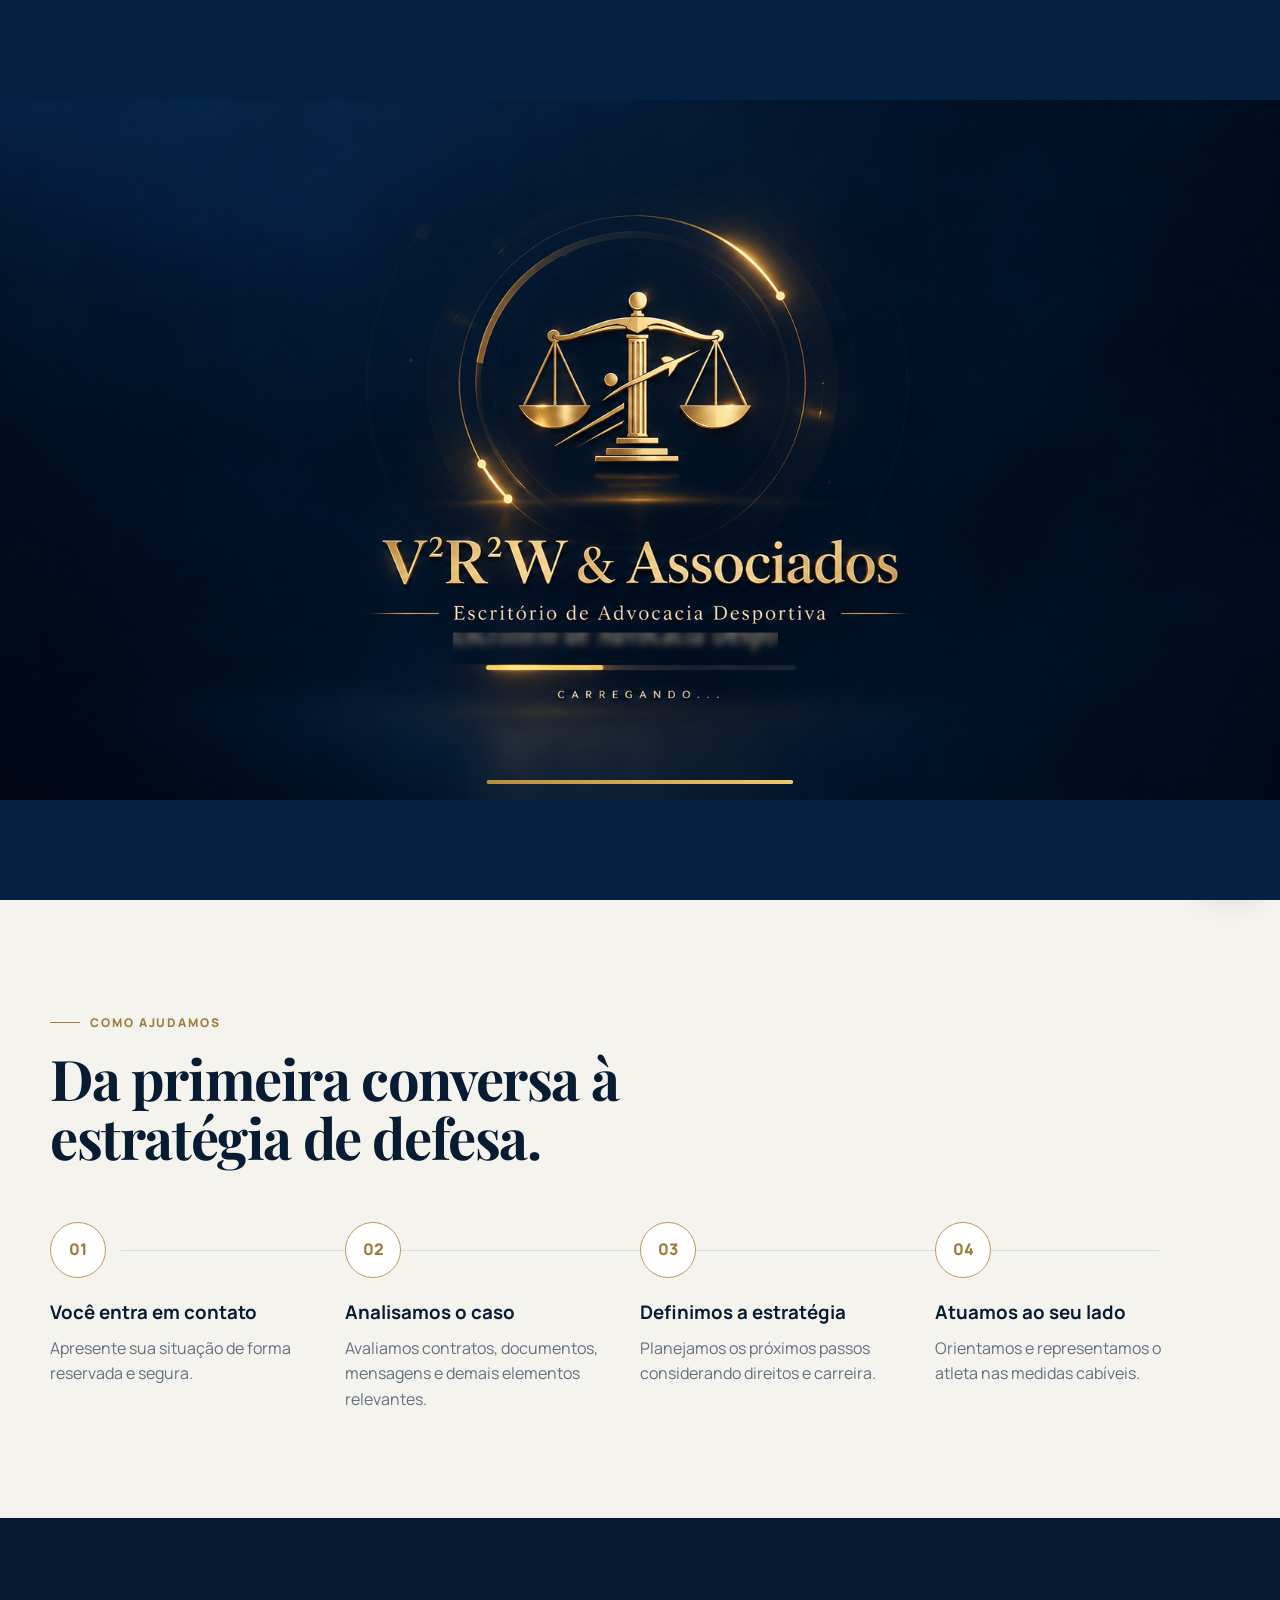
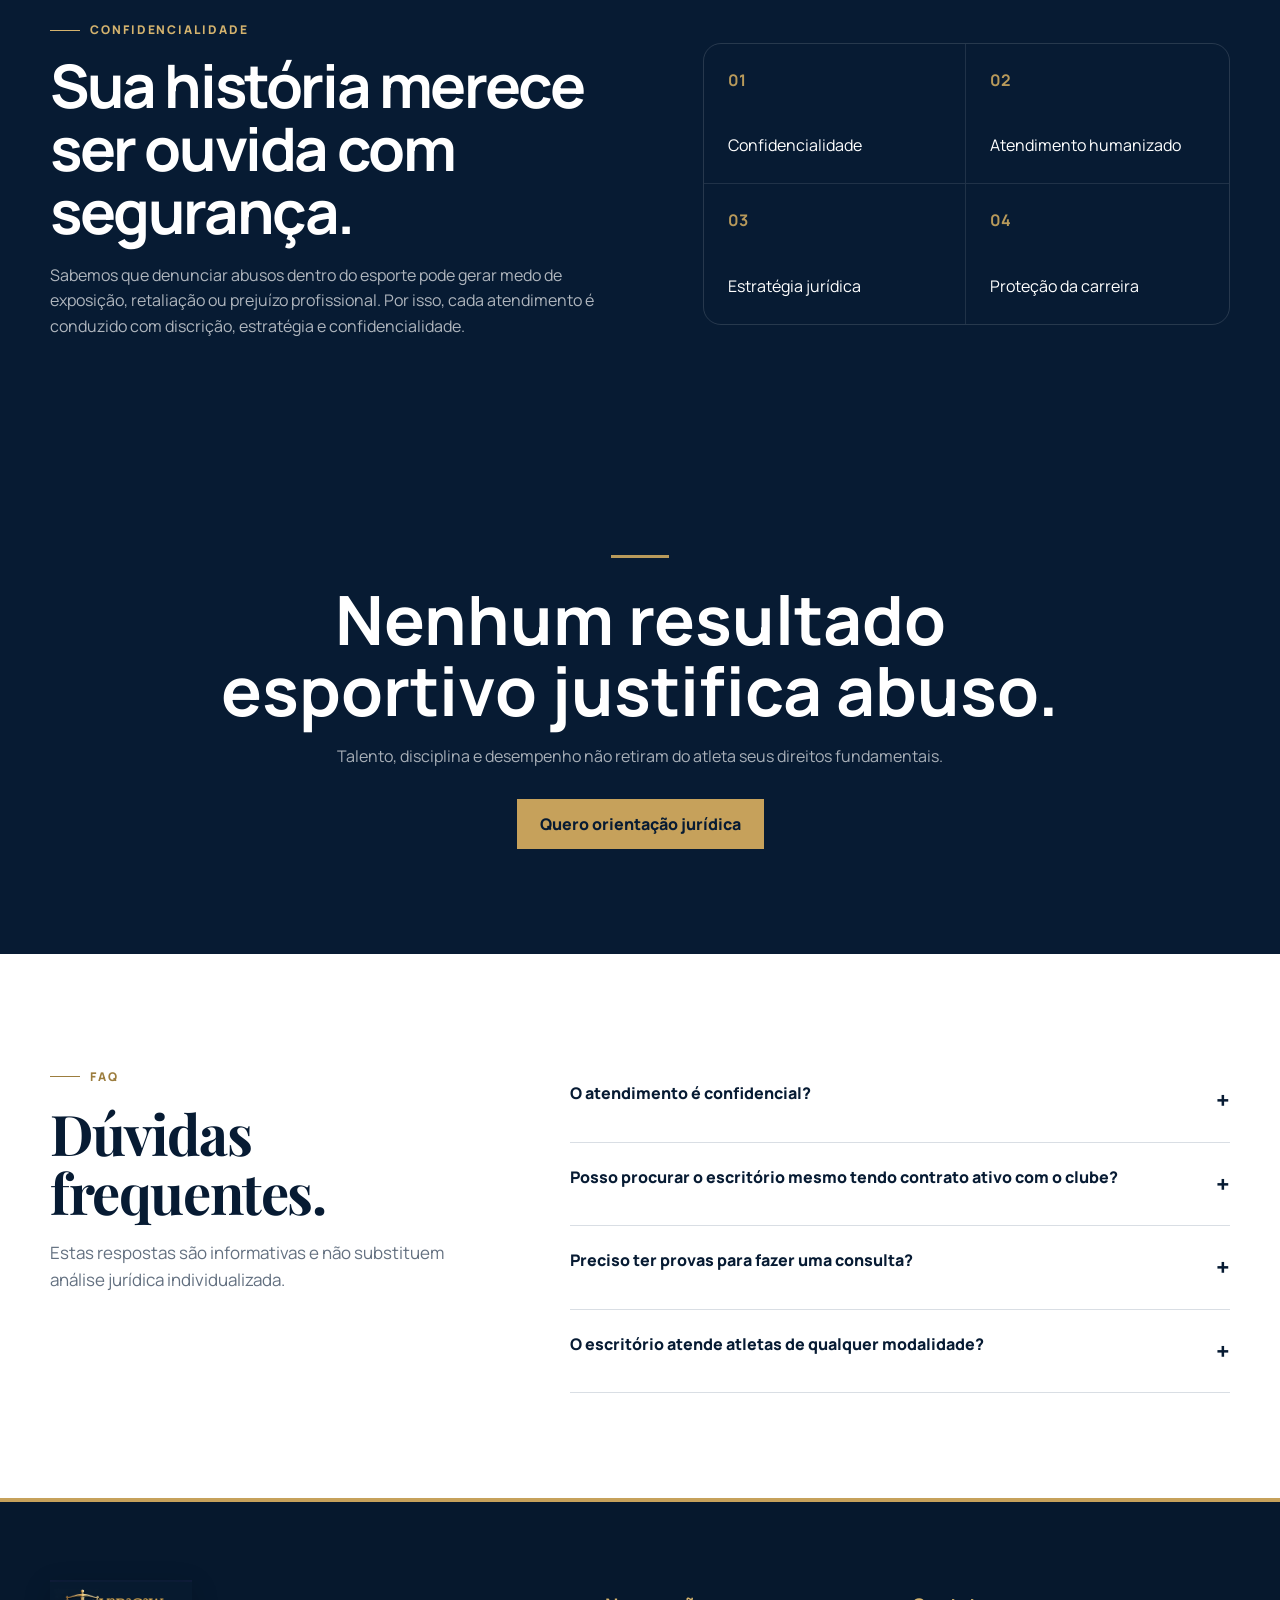
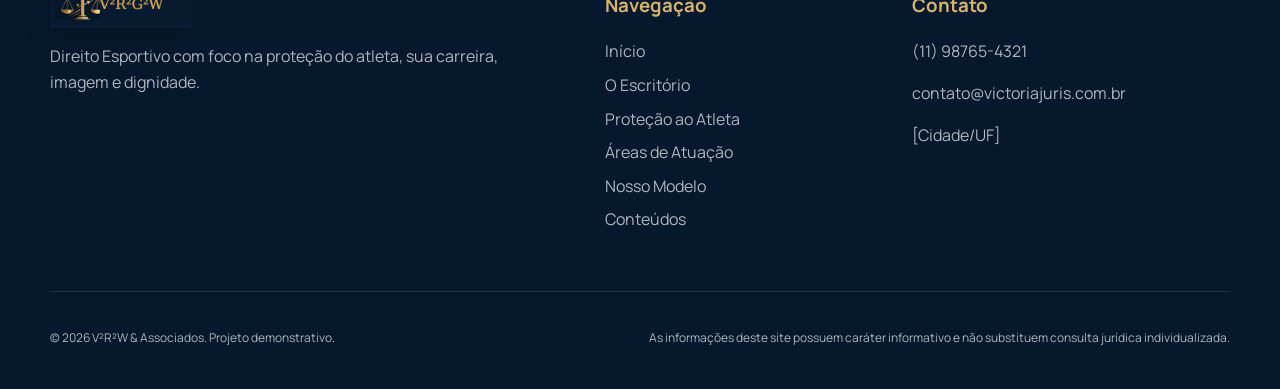
<file: index.html>
<!DOCTYPE html>
<html lang="pt-BR">
<head>
  <meta charset="UTF-8" />
  <meta name="viewport" content="width=device-width, initial-scale=1.0" />
  <meta name="description" content="Escritório especializado em Direito Esportivo e proteção de atletas." />
  <title>V²R²W & Associados | Direito Esportivo</title>
  <link rel="preconnect" href="https://fonts.googleapis.com">
  <link rel="preconnect" href="https://fonts.gstatic.com" crossorigin>
  <link href="https://fonts.googleapis.com/css2?family=Manrope:wght@400;500;600;700;800&family=Playfair+Display:wght@700&display=swap" rel="stylesheet">
  <link rel="stylesheet" href="style.css" />
</head>
<body><div id="premiumLoader" class="premium-loader loader-b" aria-hidden="true">
<div class="loader-concept-card"><img src="assets/loader-concept-clean.png" alt="V²R²W & Associados"><div class="loader-progress"><i></i></div></div></div>
  

  <a class="skip-link" href="#conteudo">Pular para o conteúdo</a>

  <header class="site-header" id="header">
    <div class="container header-inner">
      <a class="brand" href="#inicio" aria-label="V²R²W & Associados - início">
        <span class="brand-mark"><img src="assets/logo-header-compact.png" alt="V²R²W & Associados"></span>
        
      </a>

      <button class="menu-toggle" id="menuToggle" aria-label="Abrir menu" aria-expanded="false" aria-controls="mainNav">
        <span></span><span></span><span></span>
      </button>

      <nav class="main-nav" id="mainNav" aria-label="Navegação principal">
        <a href="index.html" class="active-page">Início</a>
        <a href="escritorio.html">O Escritório</a>
        <a href="protecao.html">Proteção ao Atleta</a>
        <a href="areas.html">Áreas de Atuação</a>
        <a href="modelo.html">Nosso Modelo</a>
        <a href="conteudos.html">Conteúdos</a>
<a href="legislacao.html">Legislação</a>
        <a href="contato.html" class="nav-cta">Fale com um especialista</a>
      </nav>
    </div>
  </header>

  <main id="conteudo">
    <section class="hero" id="inicio">
      <div class="hero-overlay"></div>
      <div class="hero-grid-lines" aria-hidden="true"></div>
      <div class="container hero-content reveal">
        <span class="eyebrow">Direito Esportivo • Proteção • Estratégia</span>
        <h1>Sua carreira merece respeito.<br><span>Seus direitos também.</span></h1>
        <p class="hero-text">Defesa especializada de atletas contra discriminação, abuso, assédio e práticas abusivas no ambiente esportivo.</p>
        <div class="hero-actions">
          <a class="btn btn-primary" href="contato.html">Fale com nossa equipe</a>
          <a class="btn btn-secondary" href="conteudos.html">Conheça seus direitos</a>
        </div>
        <p class="hero-note">No esporte, ninguém deve escolher entre proteger sua carreira e proteger sua dignidade.</p>
      </div>
      <div class="hero-badge" aria-hidden="true">V²R²W & ASSOCIADOS<br>DIREITO ESPORTIVO</div>
    </section>

    

    

    

    <section class="section process">
      <div class="container">
        <div class="section-heading reveal">
          <span class="section-kicker">Como ajudamos</span>
          <h2>Da primeira conversa à estratégia de defesa.</h2>
        </div>
        <div class="process-line">
          <article class="process-step reveal"><span>01</span><h3>Você entra em contato</h3><p>Apresente sua situação de forma reservada e segura.</p></article>
          <article class="process-step reveal"><span>02</span><h3>Analisamos o caso</h3><p>Avaliamos contratos, documentos, mensagens e demais elementos relevantes.</p></article>
          <article class="process-step reveal"><span>03</span><h3>Definimos a estratégia</h3><p>Planejamos os próximos passos considerando direitos e carreira.</p></article>
          <article class="process-step reveal"><span>04</span><h3>Atuamos ao seu lado</h3><p>Orientamos e representamos o atleta nas medidas cabíveis.</p></article>
        </div>
      </div>
    </section>

    <section class="confidentiality">
      <div class="container confidentiality-inner reveal">
        <div>
          <span class="section-kicker light">Confidencialidade</span>
          <h2>Sua história merece ser ouvida com segurança.</h2>
          <p>Sabemos que denunciar abusos dentro do esporte pode gerar medo de exposição, retaliação ou prejuízo profissional. Por isso, cada atendimento é conduzido com discrição, estratégia e confidencialidade.</p>
        </div>
        <div class="trust-grid">
          <div><strong>01</strong><span>Confidencialidade</span></div>
          <div><strong>02</strong><span>Atendimento humanizado</span></div>
          <div><strong>03</strong><span>Estratégia jurídica</span></div>
          <div><strong>04</strong><span>Proteção da carreira</span></div>
        </div>
      </div>
    </section>

    

    <section class="impact">
      <div class="container reveal">
        <span class="impact-line"></span>
        <h2>Nenhum resultado esportivo justifica abuso.</h2>
        <p>Talento, disciplina e desempenho não retiram do atleta seus direitos fundamentais.</p>
        <a class="btn btn-primary" href="contato.html">Quero orientação jurídica</a>
      </div>
    </section>

    <section class="section faq-section">
      <div class="container faq-layout">
        <div class="section-heading reveal">
          <span class="section-kicker">FAQ</span>
          <h2>Dúvidas frequentes.</h2>
          <p>Estas respostas são informativas e não substituem análise jurídica individualizada.</p>
        </div>
        <div class="faq-list">
          <div class="faq-item reveal">
            <button class="faq-question" aria-expanded="false">O atendimento é confidencial?<span>+</span></button>
            <div class="faq-answer"><p>Sim. O atendimento jurídico deve preservar a privacidade das informações compartilhadas, respeitadas as regras profissionais e legais aplicáveis.</p></div>
          </div>
          <div class="faq-item reveal">
            <button class="faq-question" aria-expanded="false">Posso procurar o escritório mesmo tendo contrato ativo com o clube?<span>+</span></button>
            <div class="faq-answer"><p>Sim. A existência de contrato ativo não impede a busca por orientação jurídica independente sobre direitos e obrigações.</p></div>
          </div>
          <div class="faq-item reveal">
            <button class="faq-question" aria-expanded="false">Preciso ter provas para fazer uma consulta?<span>+</span></button>
            <div class="faq-answer"><p>Não necessariamente. A consulta pode servir justamente para entender quais informações e documentos podem ser relevantes para avaliar a situação.</p></div>
          </div>
          <div class="faq-item reveal">
            <button class="faq-question" aria-expanded="false">O escritório atende atletas de qualquer modalidade?<span>+</span></button>
            <div class="faq-answer"><p>O projeto foi pensado para atender atletas de diferentes modalidades. O escopo final deve ser ajustado conforme a estrutura e especialização real da equipe.</p></div>
          </div>
        </div>
      </div>
    </section>

    
  </main>

  <a class="whatsapp-float" href="contato.html" aria-label="Fale com nossa equipe pelo WhatsApp" title="Fale com nossa equipe">WA</a>

  <footer class="site-footer">
    <div class="container footer-grid">
      <div>
        <a class="brand footer-brand" href="index.html">
          <span class="brand-mark"><img src="assets/logo-header-compact.png" alt="V²R²W & Associados"></span>
          
        </a>
        <p>Direito Esportivo com foco na proteção do atleta, sua carreira, imagem e dignidade.</p>
      </div>
      <div>
        <h3>Navegação</h3>
        <a href="index.html">Início</a>
        <a href="escritorio.html">O Escritório</a>
        <a href="protecao.html">Proteção ao Atleta</a>
        <a href="areas.html">Áreas de Atuação</a>
        <a href="modelo.html">Nosso Modelo</a>
        <a href="conteudos.html">Conteúdos</a>
      </div>
      <div>
        <h3>Contato</h3>
        <p>(11) 98765-4321</p>
        <p>contato@victoriajuris.com.br</p>
        <p>[Cidade/UF]</p>
      </div>
    </div>
    <div class="container footer-bottom">
      <p>© 2026 V²R²W & Associados. Projeto demonstrativo.</p>
      <p>As informações deste site possuem caráter informativo e não substituem consulta jurídica individualizada.</p>
    </div>
  </footer>

  <script src="script.js"></script>
</body>
</html>
</file>
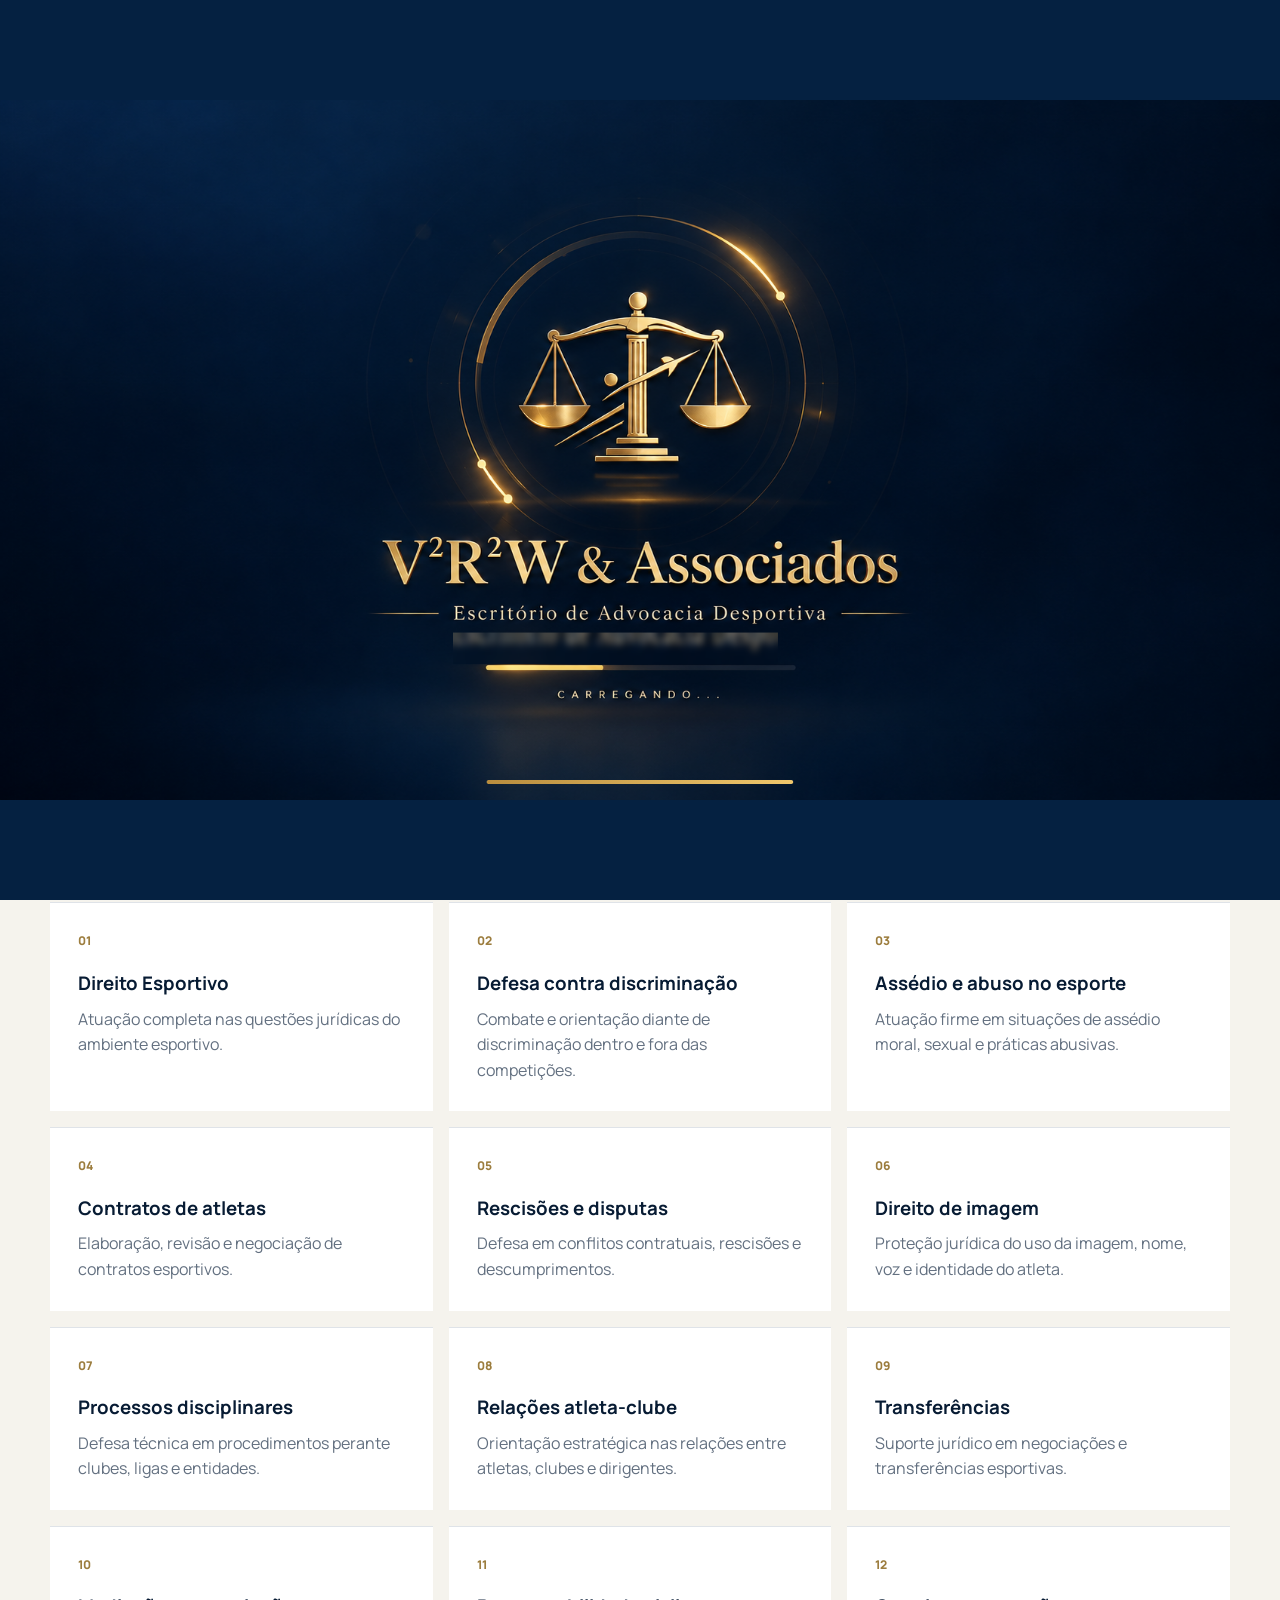
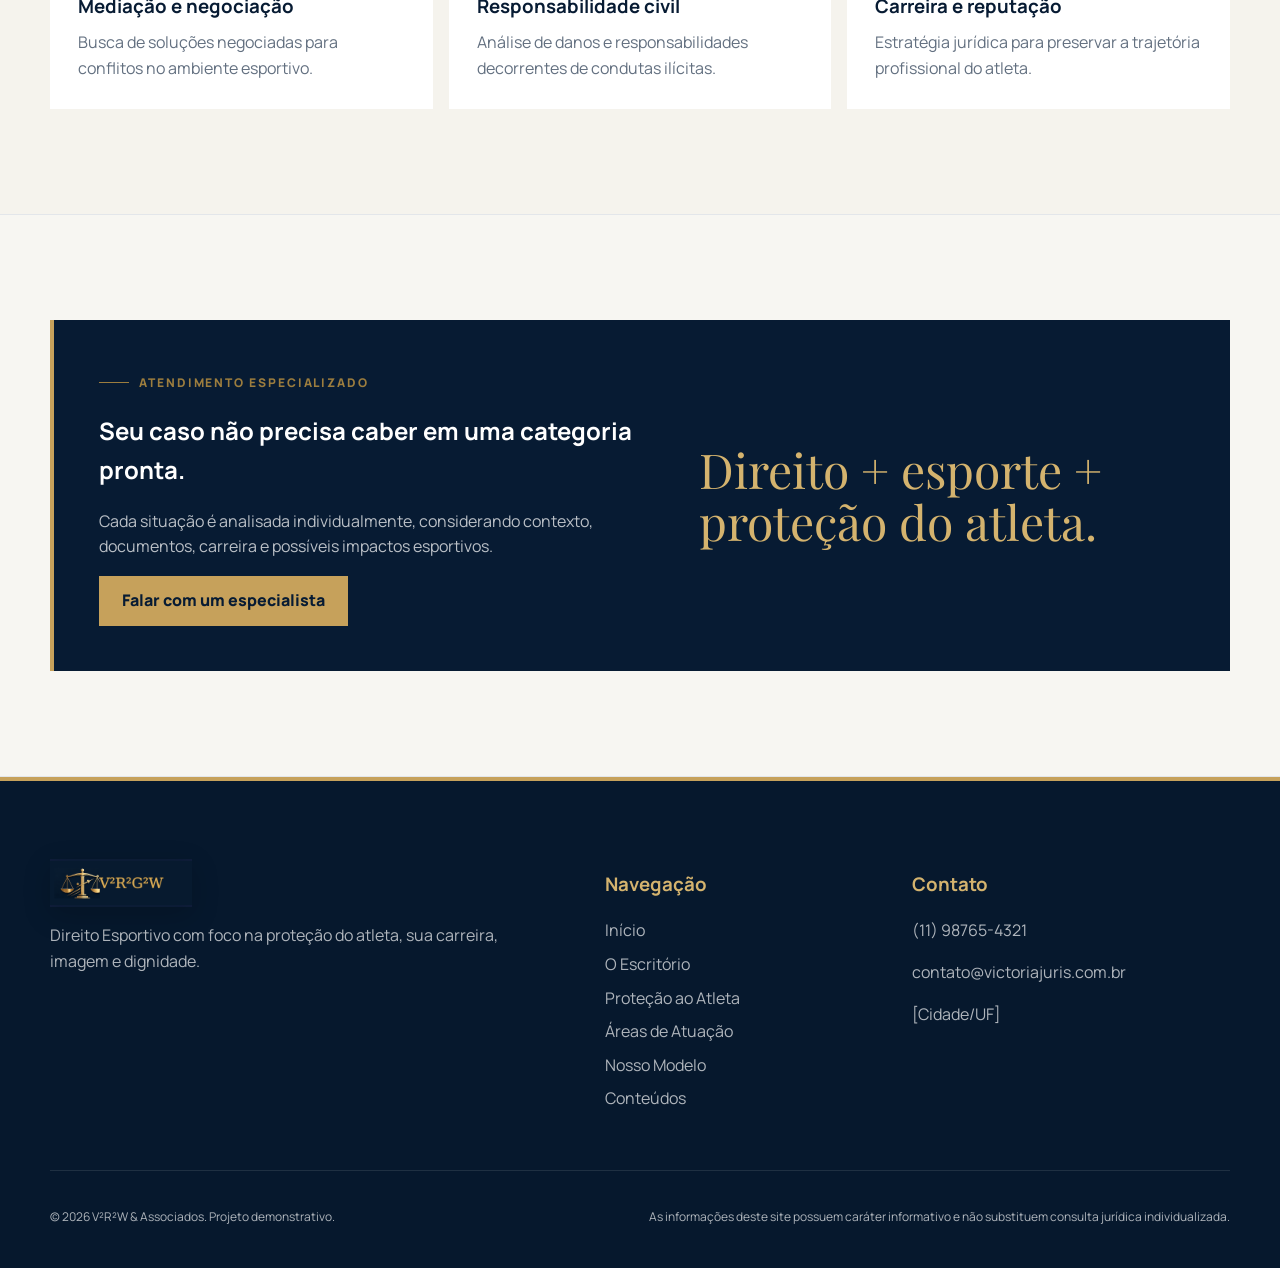
<file: areas.html>
<!DOCTYPE html>
<html lang="pt-BR">
<head>
  <meta charset="UTF-8" />
  <meta name="viewport" content="width=device-width, initial-scale=1.0" />
  <meta name="description" content="Conheça as principais frentes de atuação da V²R²W & Associados no Direito Esportivo e na proteção de atletas." />
  <title>Áreas de Atuação | V²R²W & Associados</title>
  <link rel="preconnect" href="https://fonts.googleapis.com">
  <link rel="preconnect" href="https://fonts.gstatic.com" crossorigin>
  <link href="https://fonts.googleapis.com/css2?family=Manrope:wght@400;500;600;700;800&family=Playfair+Display:wght@700&display=swap" rel="stylesheet">
  <link rel="stylesheet" href="style.css" />
</head>
<body class="inner-page"><div id="premiumLoader" class="premium-loader loader-b" aria-hidden="true">
<div class="loader-concept-card"><img src="assets/loader-concept-clean.png" alt="V²R²W & Associados"><div class="loader-progress"><i></i></div></div></div>
  

  <a class="skip-link" href="#conteudo">Pular para o conteúdo</a>
  <header class="site-header scrolled" id="header">
    <div class="container header-inner">
      <a class="brand" href="index.html" aria-label="V²R²W & Associados - início">
        <span class="brand-mark"><img src="assets/logo-header-compact.png" alt="V²R²W & Associados"></span>
        
      </a>
      <button class="menu-toggle" id="menuToggle" aria-label="Abrir menu" aria-expanded="false" aria-controls="mainNav">
        <span></span><span></span><span></span>
      </button>
      <nav class="main-nav" id="mainNav" aria-label="Navegação principal">
        <a href="index.html">Início</a>
        <a href="escritorio.html">O Escritório</a>
        <a href="protecao.html">Proteção ao Atleta</a>
        <a href="areas.html" class="active-page">Áreas de Atuação</a>
        <a href="modelo.html">Nosso Modelo</a>
        <a href="conteudos.html">Conteúdos</a>
<a href="legislacao.html">Legislação</a>
        <a href="contato.html" class="nav-cta">Fale com um especialista</a>
      </nav>
    </div>
  </header>
  <main id="conteudo">
    <section class="page-hero">
      <div class="container reveal">
        <div class="breadcrumbs"><a href="index.html">Início</a> &nbsp;›&nbsp; Áreas de Atuação</div>
        <span class="eyebrow">V²R²W & Associados • Especialidades</span>
        <h1>Áreas de Atuação</h1>
        <p>Conheça as principais frentes de atuação da V²R²W & Associados no Direito Esportivo e na proteção de atletas.</p>
      </div>
    </section>
    
<section class="page-section">
  <div class="container">
    <div class="office-heading reveal"><span class="section-kicker">Especialidades</span><h2>Atuação jurídica pensada para a realidade do esporte.</h2></div>
    <div class="areas-grid page-areas-grid"><article class="area-card reveal"><span class="area-index">01</span><h3>Direito Esportivo</h3><p>Atuação completa nas questões jurídicas do ambiente esportivo.</p></article>
<article class="area-card reveal"><span class="area-index">02</span><h3>Defesa contra discriminação</h3><p>Combate e orientação diante de discriminação dentro e fora das competições.</p></article>
<article class="area-card reveal"><span class="area-index">03</span><h3>Assédio e abuso no esporte</h3><p>Atuação firme em situações de assédio moral, sexual e práticas abusivas.</p></article>
<article class="area-card reveal"><span class="area-index">04</span><h3>Contratos de atletas</h3><p>Elaboração, revisão e negociação de contratos esportivos.</p></article>
<article class="area-card reveal"><span class="area-index">05</span><h3>Rescisões e disputas</h3><p>Defesa em conflitos contratuais, rescisões e descumprimentos.</p></article>
<article class="area-card reveal"><span class="area-index">06</span><h3>Direito de imagem</h3><p>Proteção jurídica do uso da imagem, nome, voz e identidade do atleta.</p></article>
<article class="area-card reveal"><span class="area-index">07</span><h3>Processos disciplinares</h3><p>Defesa técnica em procedimentos perante clubes, ligas e entidades.</p></article>
<article class="area-card reveal"><span class="area-index">08</span><h3>Relações atleta-clube</h3><p>Orientação estratégica nas relações entre atletas, clubes e dirigentes.</p></article>
<article class="area-card reveal"><span class="area-index">09</span><h3>Transferências</h3><p>Suporte jurídico em negociações e transferências esportivas.</p></article>
<article class="area-card reveal"><span class="area-index">10</span><h3>Mediação e negociação</h3><p>Busca de soluções negociadas para conflitos no ambiente esportivo.</p></article>
<article class="area-card reveal"><span class="area-index">11</span><h3>Responsabilidade civil</h3><p>Análise de danos e responsabilidades decorrentes de condutas ilícitas.</p></article>
<article class="area-card reveal"><span class="area-index">12</span><h3>Carreira e reputação</h3><p>Estratégia jurídica para preservar a trajetória profissional do atleta.</p></article></div>
  </div>
</section>
<section class="page-section">
  <div class="container commitment reveal">
    <div><span class="section-kicker">Atendimento especializado</span><h2>Seu caso não precisa caber em uma categoria pronta.</h2><p>Cada situação é analisada individualmente, considerando contexto, documentos, carreira e possíveis impactos esportivos.</p><a class="btn btn-primary" href="contato.html">Falar com um especialista</a></div>
    <blockquote>Direito + esporte + proteção do atleta.</blockquote>
  </div>
</section>

  </main>
  <footer class="site-footer">
    <div class="container footer-grid">
      <div>
        <a class="brand footer-brand" href="index.html">
          <span class="brand-mark"><img src="assets/logo-header-compact.png" alt="V²R²W & Associados"></span>
          
        </a>
        <p>Direito Esportivo com foco na proteção do atleta, sua carreira, imagem e dignidade.</p>
      </div>
      <div>
        <h3>Navegação</h3>
        <a href="index.html">Início</a>
        <a href="escritorio.html">O Escritório</a>
        <a href="protecao.html">Proteção ao Atleta</a>
        <a href="areas.html">Áreas de Atuação</a>
        <a href="modelo.html">Nosso Modelo</a>
        <a href="conteudos.html">Conteúdos</a>
      </div>
      <div>
        <h3>Contato</h3>
        <p>(11) 98765-4321</p>
        <p>contato@victoriajuris.com.br</p>
        <p>[Cidade/UF]</p>
      </div>
    </div>
    <div class="container footer-bottom">
      <p>© 2026 V²R²W & Associados. Projeto demonstrativo.</p>
      <p>As informações deste site possuem caráter informativo e não substituem consulta jurídica individualizada.</p>
    </div>
  </footer>
  <script src="script.js"></script>
</body>
</html>
</file>
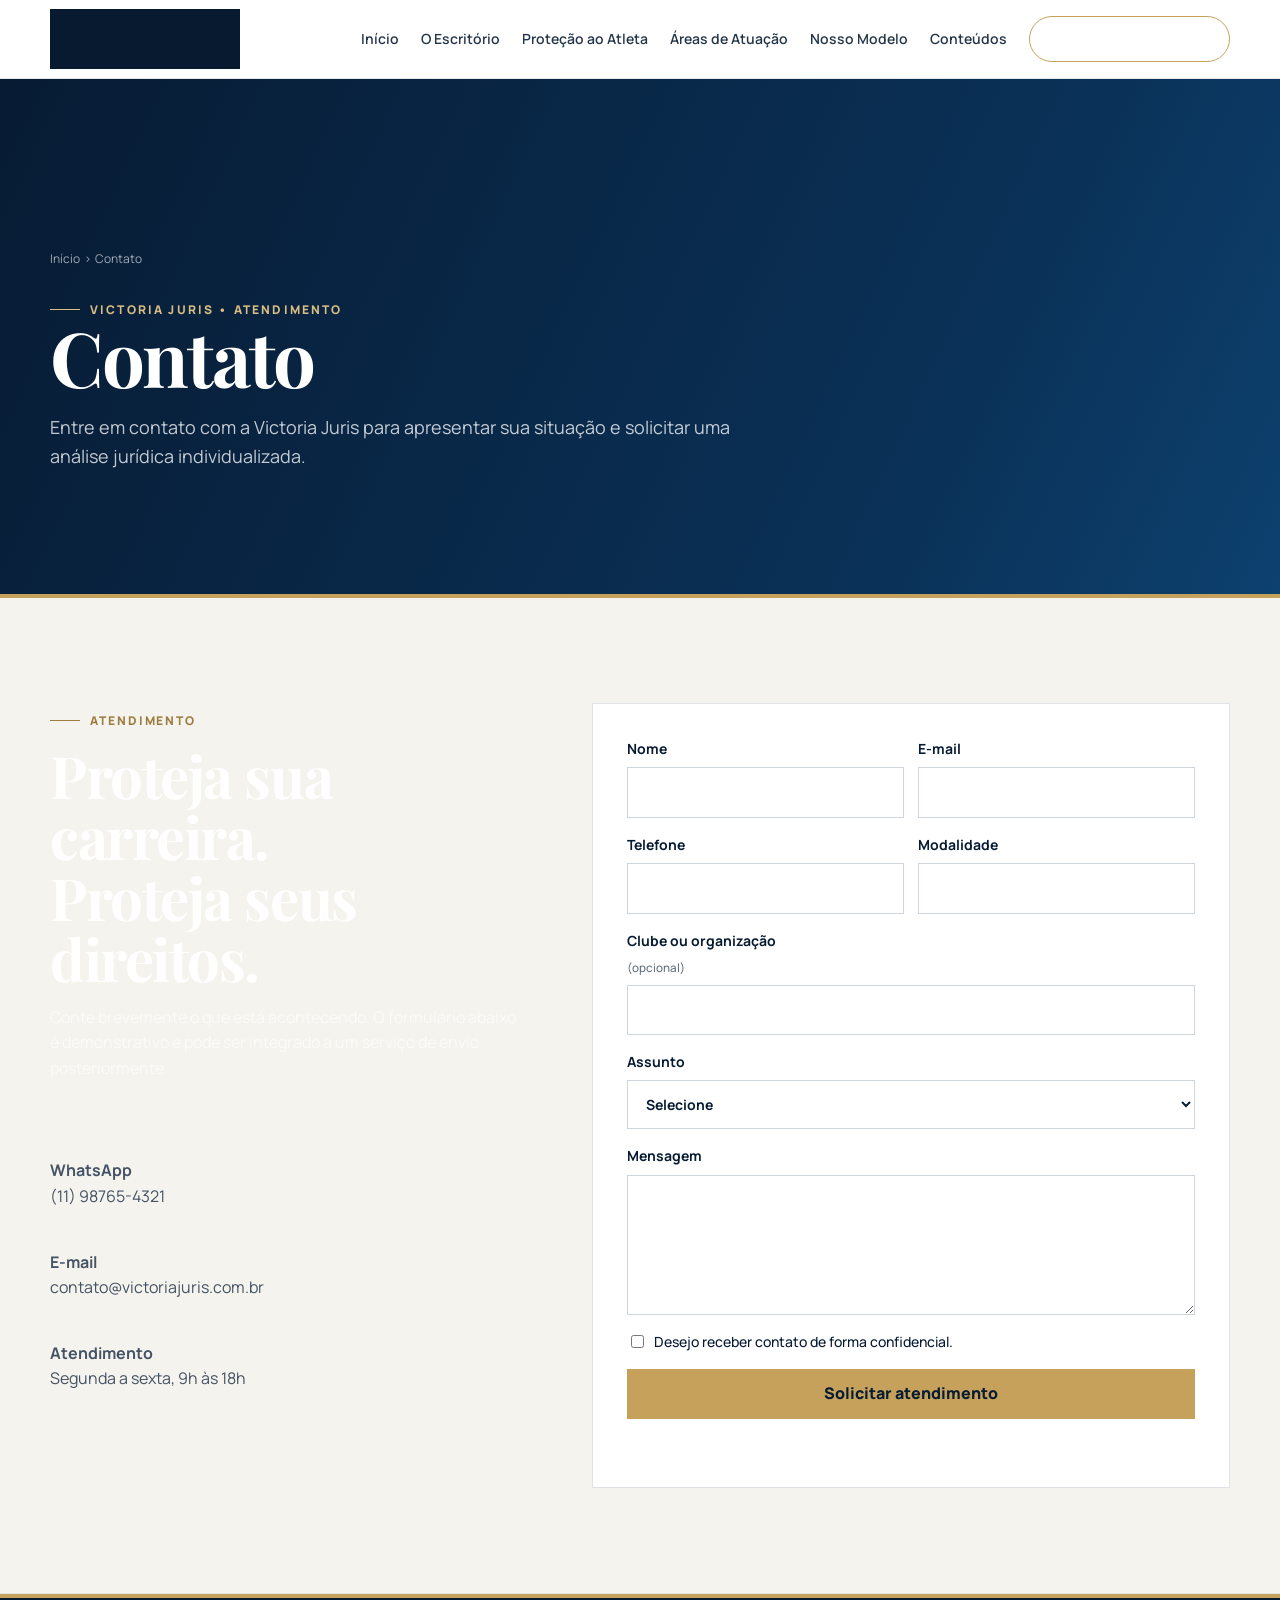
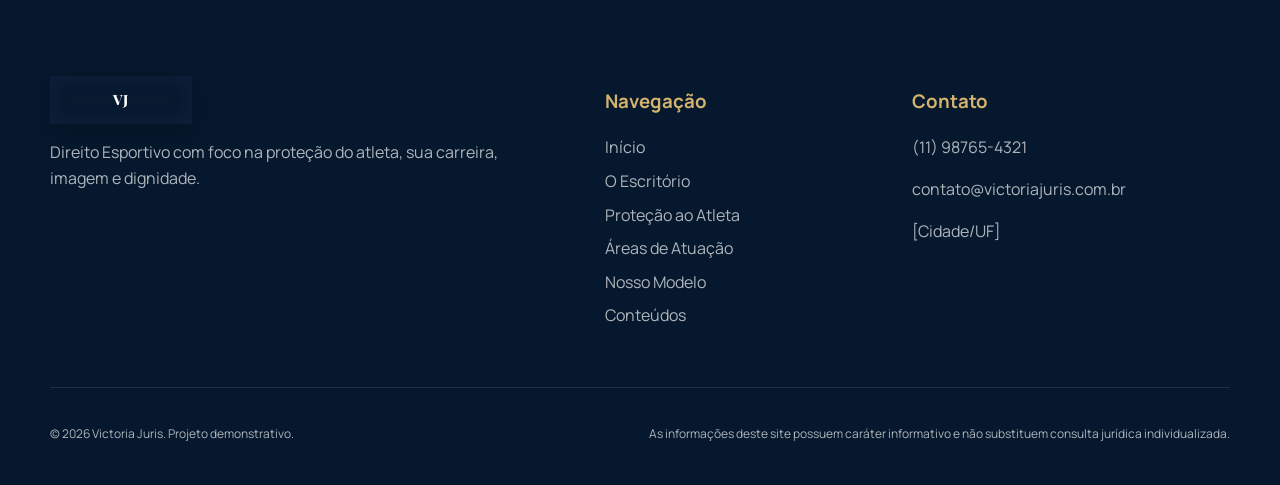
<file: contato.html>
<!DOCTYPE html>
<html lang="pt-BR">
<head>
  <meta charset="UTF-8" />
  <meta name="viewport" content="width=device-width, initial-scale=1.0" />
  <meta name="description" content="Entre em contato com a Victoria Juris para apresentar sua situação e solicitar uma análise jurídica individualizada." />
  <title>Contato | Victoria Juris</title>
  <link rel="preconnect" href="https://fonts.googleapis.com">
  <link rel="preconnect" href="https://fonts.gstatic.com" crossorigin>
  <link href="https://fonts.googleapis.com/css2?family=Manrope:wght@400;500;600;700;800&family=Playfair+Display:wght@700&display=swap" rel="stylesheet">
  <link rel="stylesheet" href="style.css" />
</head>
<body class="inner-page">
  <div class="page-loader" id="pageLoader" aria-hidden="true">
    <div class="vj-loader">
      <div class="vj-loader-shield"><span>VJ</span></div>
      <div class="vj-loader-name"><strong>Victoria</strong><span>JURIS</span></div>
      <div class="vj-loader-line"><i></i></div>
    </div>
  </div>

  <a class="skip-link" href="#conteudo">Pular para o conteúdo</a>
  <header class="site-header scrolled" id="header">
    <div class="container header-inner">
      <a class="brand" href="index.html" aria-label="Victoria Juris - início">
        <span class="brand-mark">VJ</span>
        <span class="brand-text">Victoria <strong>Juris</strong></span>
      </a>
      <button class="menu-toggle" id="menuToggle" aria-label="Abrir menu" aria-expanded="false" aria-controls="mainNav">
        <span></span><span></span><span></span>
      </button>
      <nav class="main-nav" id="mainNav" aria-label="Navegação principal">
        <a href="index.html">Início</a>
        <a href="escritorio.html">O Escritório</a>
        <a href="protecao.html">Proteção ao Atleta</a>
        <a href="areas.html">Áreas de Atuação</a>
        <a href="modelo.html">Nosso Modelo</a>
        <a href="conteudos.html">Conteúdos</a>
        <a href="contato.html" class="nav-cta">Fale com um especialista</a>
      </nav>
    </div>
  </header>
  <main id="conteudo">
    <section class="page-hero">
      <div class="container reveal">
        <div class="breadcrumbs"><a href="index.html">Início</a> &nbsp;›&nbsp; Contato</div>
        <span class="eyebrow">Victoria Juris • Atendimento</span>
        <h1>Contato</h1>
        <p>Entre em contato com a Victoria Juris para apresentar sua situação e solicitar uma análise jurídica individualizada.</p>
      </div>
    </section>
    
<section class="page-section">
  <div class="container contact-layout">
    <div class="contact-copy reveal">
      <span class="section-kicker">Atendimento</span>
      <h2>Proteja sua carreira.<br>Proteja seus direitos.</h2>
      <p>Conte brevemente o que está acontecendo. O formulário abaixo é demonstrativo e pode ser integrado a um serviço de envio posteriormente.</p>
      <div class="contact-info">
        <p><strong>WhatsApp</strong><br>(11) 98765-4321</p>
        <p><strong>E-mail</strong><br>contato@victoriajuris.com.br</p>
        <p><strong>Atendimento</strong><br>Segunda a sexta, 9h às 18h</p>
      </div>
    </div>
    <form class="contact-form reveal" id="contactForm">
      <div class="field-row">
        <label>Nome<input type="text" name="nome" required placeholder="Seu nome"></label>
        <label>E-mail<input type="email" name="email" required placeholder="voce@email.com"></label>
      </div>
      <div class="field-row">
        <label>Telefone<input type="tel" name="telefone" placeholder="(11) 98765-4321"></label>
        <label>Modalidade<input type="text" name="modalidade" placeholder="Ex.: Futebol"></label>
      </div>
      <label>Clube ou organização <small>(opcional)</small><input type="text" name="clube" placeholder="Nome do clube ou entidade"></label>
      <label>Assunto<select name="assunto"><option>Selecione</option><option>Discriminação</option><option>Assédio ou abuso</option><option>Contrato</option><option>Direito de imagem</option><option>Processo disciplinar</option><option>Outro</option></select></label>
      <label>Mensagem<textarea name="mensagem" rows="5" required placeholder="Conte brevemente sua situação"></textarea></label>
      <label class="check-label"><input type="checkbox" name="confidencial"> Desejo receber contato de forma confidencial.</label>
      <button class="btn btn-primary full" type="submit">Solicitar atendimento</button>
      <p class="form-status" id="formStatus" role="status" aria-live="polite"></p>
    </form>
  </div>
</section>

  </main>
  <footer class="site-footer">
    <div class="container footer-grid">
      <div>
        <a class="brand footer-brand" href="index.html">
          <span class="brand-mark">VJ</span>
          <span class="brand-text">Victoria <strong>Juris</strong></span>
        </a>
        <p>Direito Esportivo com foco na proteção do atleta, sua carreira, imagem e dignidade.</p>
      </div>
      <div>
        <h3>Navegação</h3>
        <a href="index.html">Início</a>
        <a href="escritorio.html">O Escritório</a>
        <a href="protecao.html">Proteção ao Atleta</a>
        <a href="areas.html">Áreas de Atuação</a>
        <a href="modelo.html">Nosso Modelo</a>
        <a href="conteudos.html">Conteúdos</a>
      </div>
      <div>
        <h3>Contato</h3>
        <p>(11) 98765-4321</p>
        <p>contato@victoriajuris.com.br</p>
        <p>[Cidade/UF]</p>
      </div>
    </div>
    <div class="container footer-bottom">
      <p>© 2026 Victoria Juris. Projeto demonstrativo.</p>
      <p>As informações deste site possuem caráter informativo e não substituem consulta jurídica individualizada.</p>
    </div>
  </footer>
  <script src="script.js"></script>
</body>
</html>
</file>
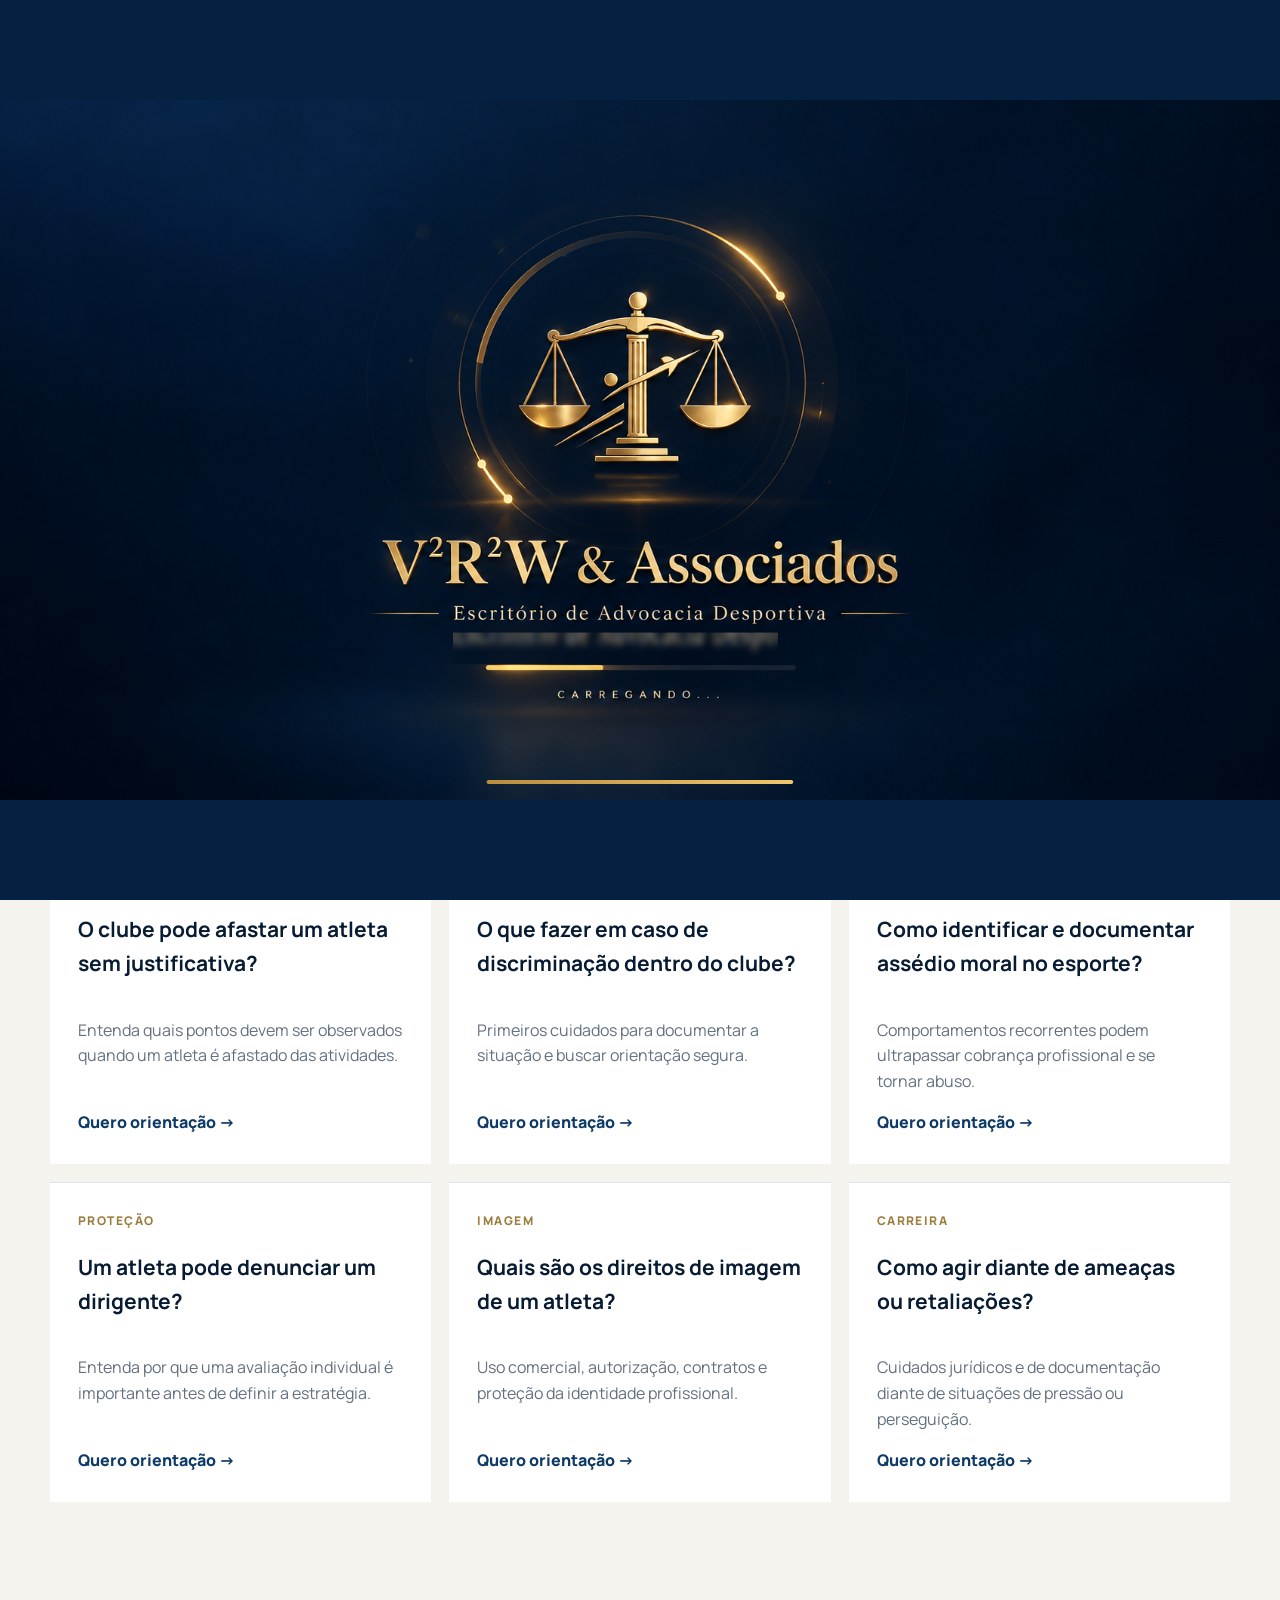
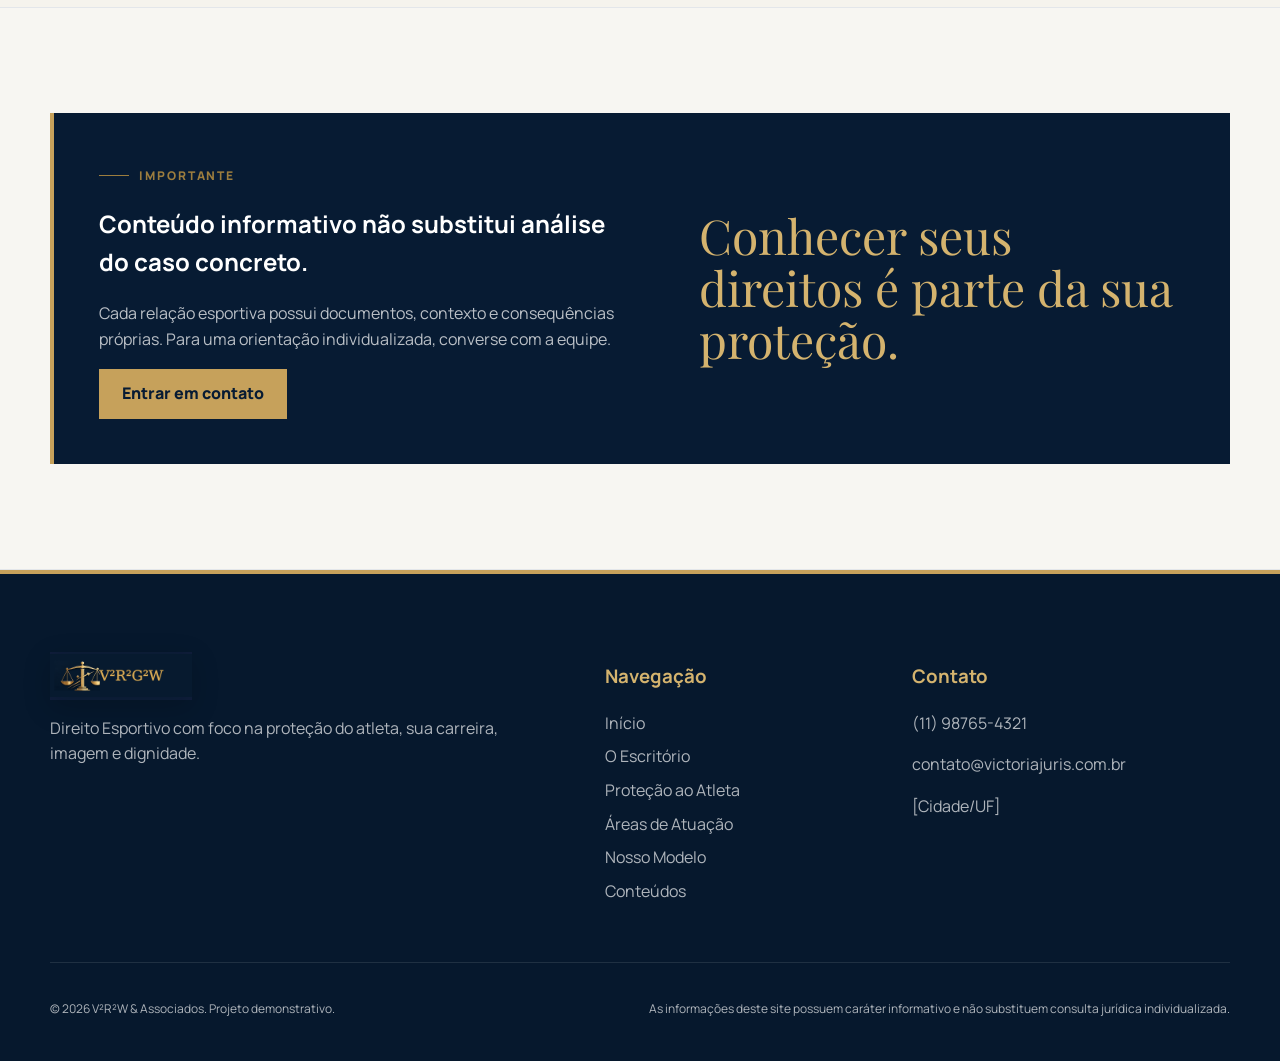
<file: conteudos.html>
<!DOCTYPE html>
<html lang="pt-BR">
<head>
  <meta charset="UTF-8" />
  <meta name="viewport" content="width=device-width, initial-scale=1.0" />
  <meta name="description" content="Informações jurídicas em linguagem acessível para ajudar atletas a reconhecer riscos e compreender melhor seus direitos." />
  <title>Conteúdos | V²R²W & Associados</title>
  <link rel="preconnect" href="https://fonts.googleapis.com">
  <link rel="preconnect" href="https://fonts.gstatic.com" crossorigin>
  <link href="https://fonts.googleapis.com/css2?family=Manrope:wght@400;500;600;700;800&family=Playfair+Display:wght@700&display=swap" rel="stylesheet">
  <link rel="stylesheet" href="style.css" />
</head>
<body class="inner-page"><div id="premiumLoader" class="premium-loader loader-b" aria-hidden="true">
<div class="loader-concept-card"><img src="assets/loader-concept-clean.png" alt="V²R²W & Associados"><div class="loader-progress"><i></i></div></div></div>
  

  <a class="skip-link" href="#conteudo">Pular para o conteúdo</a>
  <header class="site-header scrolled" id="header">
    <div class="container header-inner">
      <a class="brand" href="index.html" aria-label="V²R²W & Associados - início">
        <span class="brand-mark"><img src="assets/logo-header-compact.png" alt="V²R²W & Associados"></span>
        
      </a>
      <button class="menu-toggle" id="menuToggle" aria-label="Abrir menu" aria-expanded="false" aria-controls="mainNav">
        <span></span><span></span><span></span>
      </button>
      <nav class="main-nav" id="mainNav" aria-label="Navegação principal">
        <a href="index.html">Início</a>
        <a href="escritorio.html">O Escritório</a>
        <a href="protecao.html">Proteção ao Atleta</a>
        <a href="areas.html">Áreas de Atuação</a>
        <a href="modelo.html">Nosso Modelo</a>
        <a href="conteudos.html" class="active-page">Conteúdos</a>
<a href="legislacao.html">Legislação</a>
        <a href="contato.html" class="nav-cta">Fale com um especialista</a>
      </nav>
    </div>
  </header>
  <main id="conteudo">
    <section class="page-hero">
      <div class="container reveal">
        <div class="breadcrumbs"><a href="index.html">Início</a> &nbsp;›&nbsp; Conteúdos</div>
        <span class="eyebrow">Direitos • Informação • Prevenção</span>
        <h1>Conteúdos</h1>
        <p>Informações jurídicas em linguagem acessível para ajudar atletas a reconhecer riscos e compreender melhor seus direitos.</p>
      </div>
    </section>
    
<section class="page-section">
  <div class="container">
    <div class="office-heading reveal"><span class="section-kicker">Informação também protege</span><h2>Conteúdos para entender seus direitos.</h2></div>
    <div class="article-grid content-page-grid"><article class="article-card reveal">
      <span>Direito Esportivo</span><h3>O clube pode afastar um atleta sem justificativa?</h3><p>Entenda quais pontos devem ser observados quando um atleta é afastado das atividades.</p><a href="contato.html">Quero orientação →</a>
    </article>
<article class="article-card reveal">
      <span>Discriminação</span><h3>O que fazer em caso de discriminação dentro do clube?</h3><p>Primeiros cuidados para documentar a situação e buscar orientação segura.</p><a href="contato.html">Quero orientação →</a>
    </article>
<article class="article-card reveal">
      <span>Assédio</span><h3>Como identificar e documentar assédio moral no esporte?</h3><p>Comportamentos recorrentes podem ultrapassar cobrança profissional e se tornar abuso.</p><a href="contato.html">Quero orientação →</a>
    </article>
<article class="article-card reveal">
      <span>Proteção</span><h3>Um atleta pode denunciar um dirigente?</h3><p>Entenda por que uma avaliação individual é importante antes de definir a estratégia.</p><a href="contato.html">Quero orientação →</a>
    </article>
<article class="article-card reveal">
      <span>Imagem</span><h3>Quais são os direitos de imagem de um atleta?</h3><p>Uso comercial, autorização, contratos e proteção da identidade profissional.</p><a href="contato.html">Quero orientação →</a>
    </article>
<article class="article-card reveal">
      <span>Carreira</span><h3>Como agir diante de ameaças ou retaliações?</h3><p>Cuidados jurídicos e de documentação diante de situações de pressão ou perseguição.</p><a href="contato.html">Quero orientação →</a>
    </article></div>
  </div>
</section>
<section class="page-section">
  <div class="container commitment reveal">
    <div><span class="section-kicker">Importante</span><h2>Conteúdo informativo não substitui análise do caso concreto.</h2><p>Cada relação esportiva possui documentos, contexto e consequências próprias. Para uma orientação individualizada, converse com a equipe.</p><a class="btn btn-primary" href="contato.html">Entrar em contato</a></div>
    <blockquote>Conhecer seus direitos é parte da sua proteção.</blockquote>
  </div>
</section>

  </main>
  <footer class="site-footer">
    <div class="container footer-grid">
      <div>
        <a class="brand footer-brand" href="index.html">
          <span class="brand-mark"><img src="assets/logo-header-compact.png" alt="V²R²W & Associados"></span>
          
        </a>
        <p>Direito Esportivo com foco na proteção do atleta, sua carreira, imagem e dignidade.</p>
      </div>
      <div>
        <h3>Navegação</h3>
        <a href="index.html">Início</a>
        <a href="escritorio.html">O Escritório</a>
        <a href="protecao.html">Proteção ao Atleta</a>
        <a href="areas.html">Áreas de Atuação</a>
        <a href="modelo.html">Nosso Modelo</a>
        <a href="conteudos.html">Conteúdos</a>
      </div>
      <div>
        <h3>Contato</h3>
        <p>(11) 98765-4321</p>
        <p>contato@victoriajuris.com.br</p>
        <p>[Cidade/UF]</p>
      </div>
    </div>
    <div class="container footer-bottom">
      <p>© 2026 V²R²W & Associados. Projeto demonstrativo.</p>
      <p>As informações deste site possuem caráter informativo e não substituem consulta jurídica individualizada.</p>
    </div>
  </footer>
  <script src="script.js"></script>
</body>
</html>
</file>
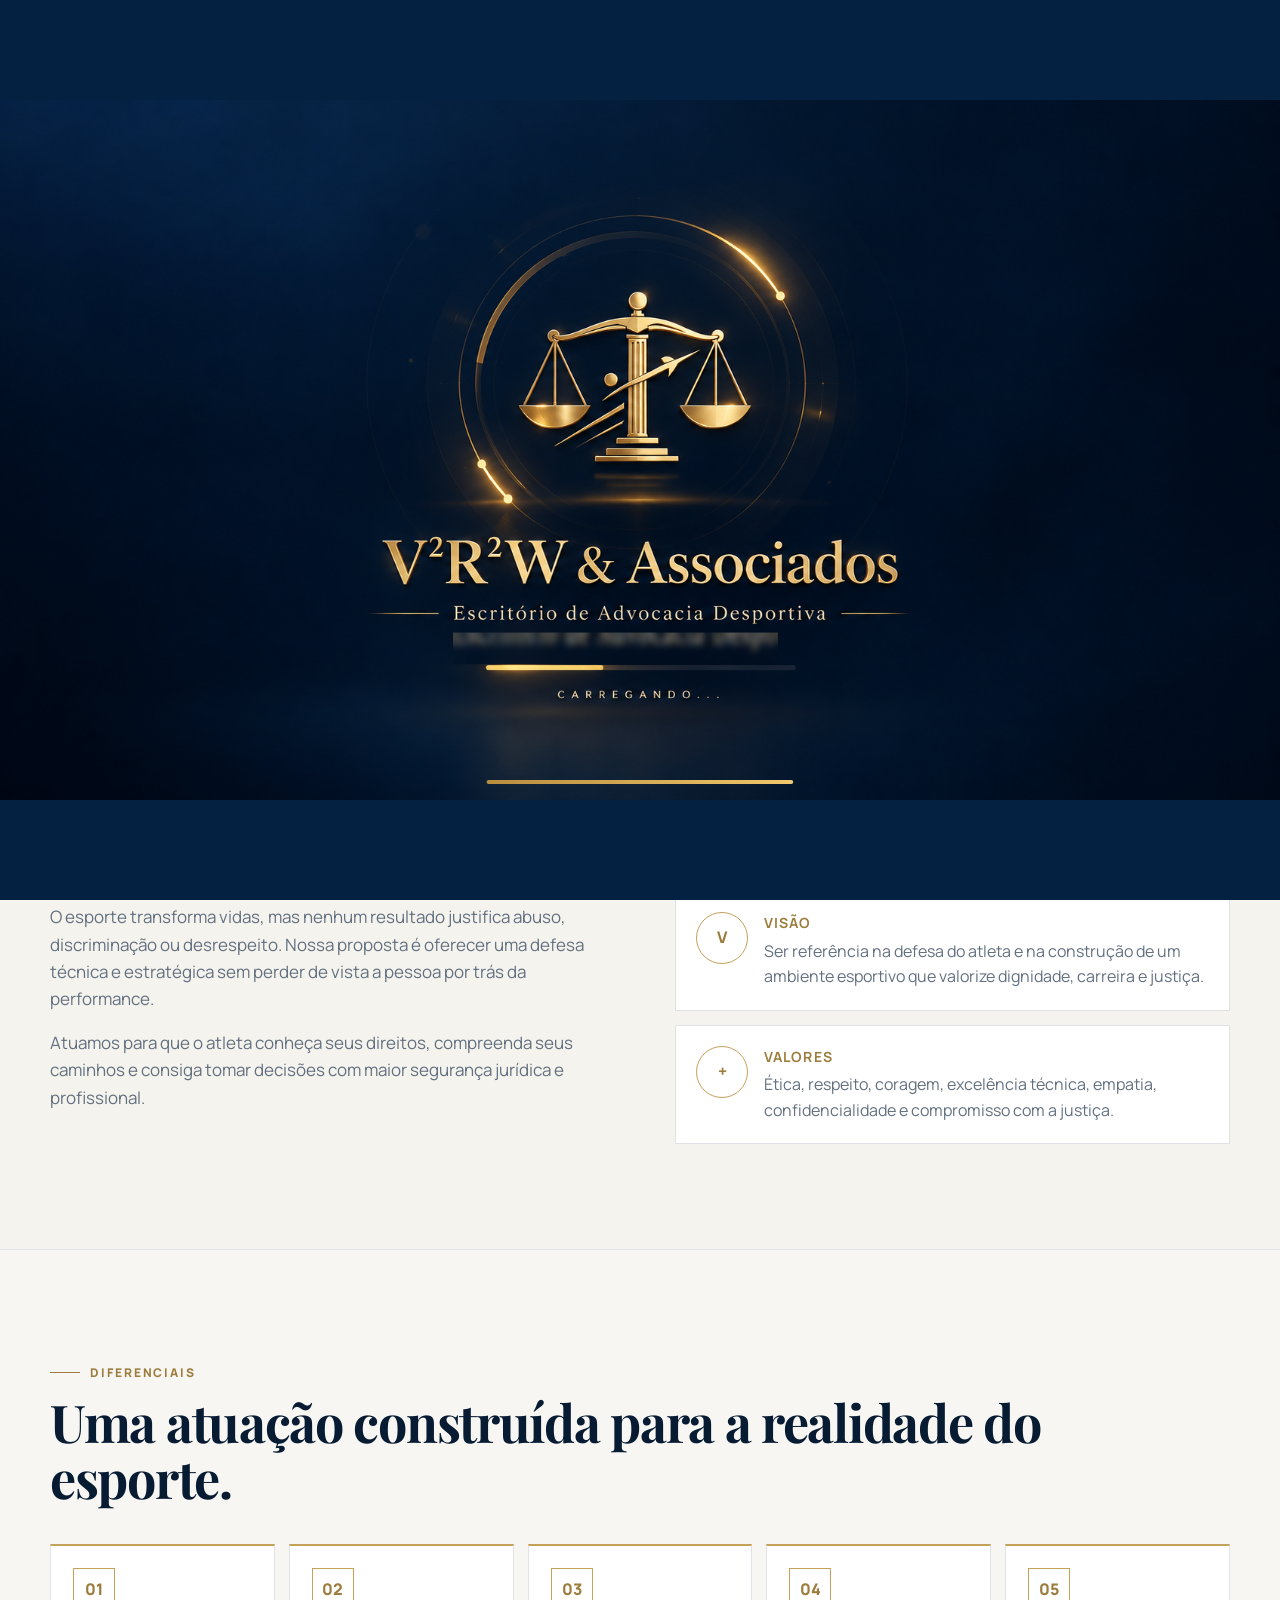
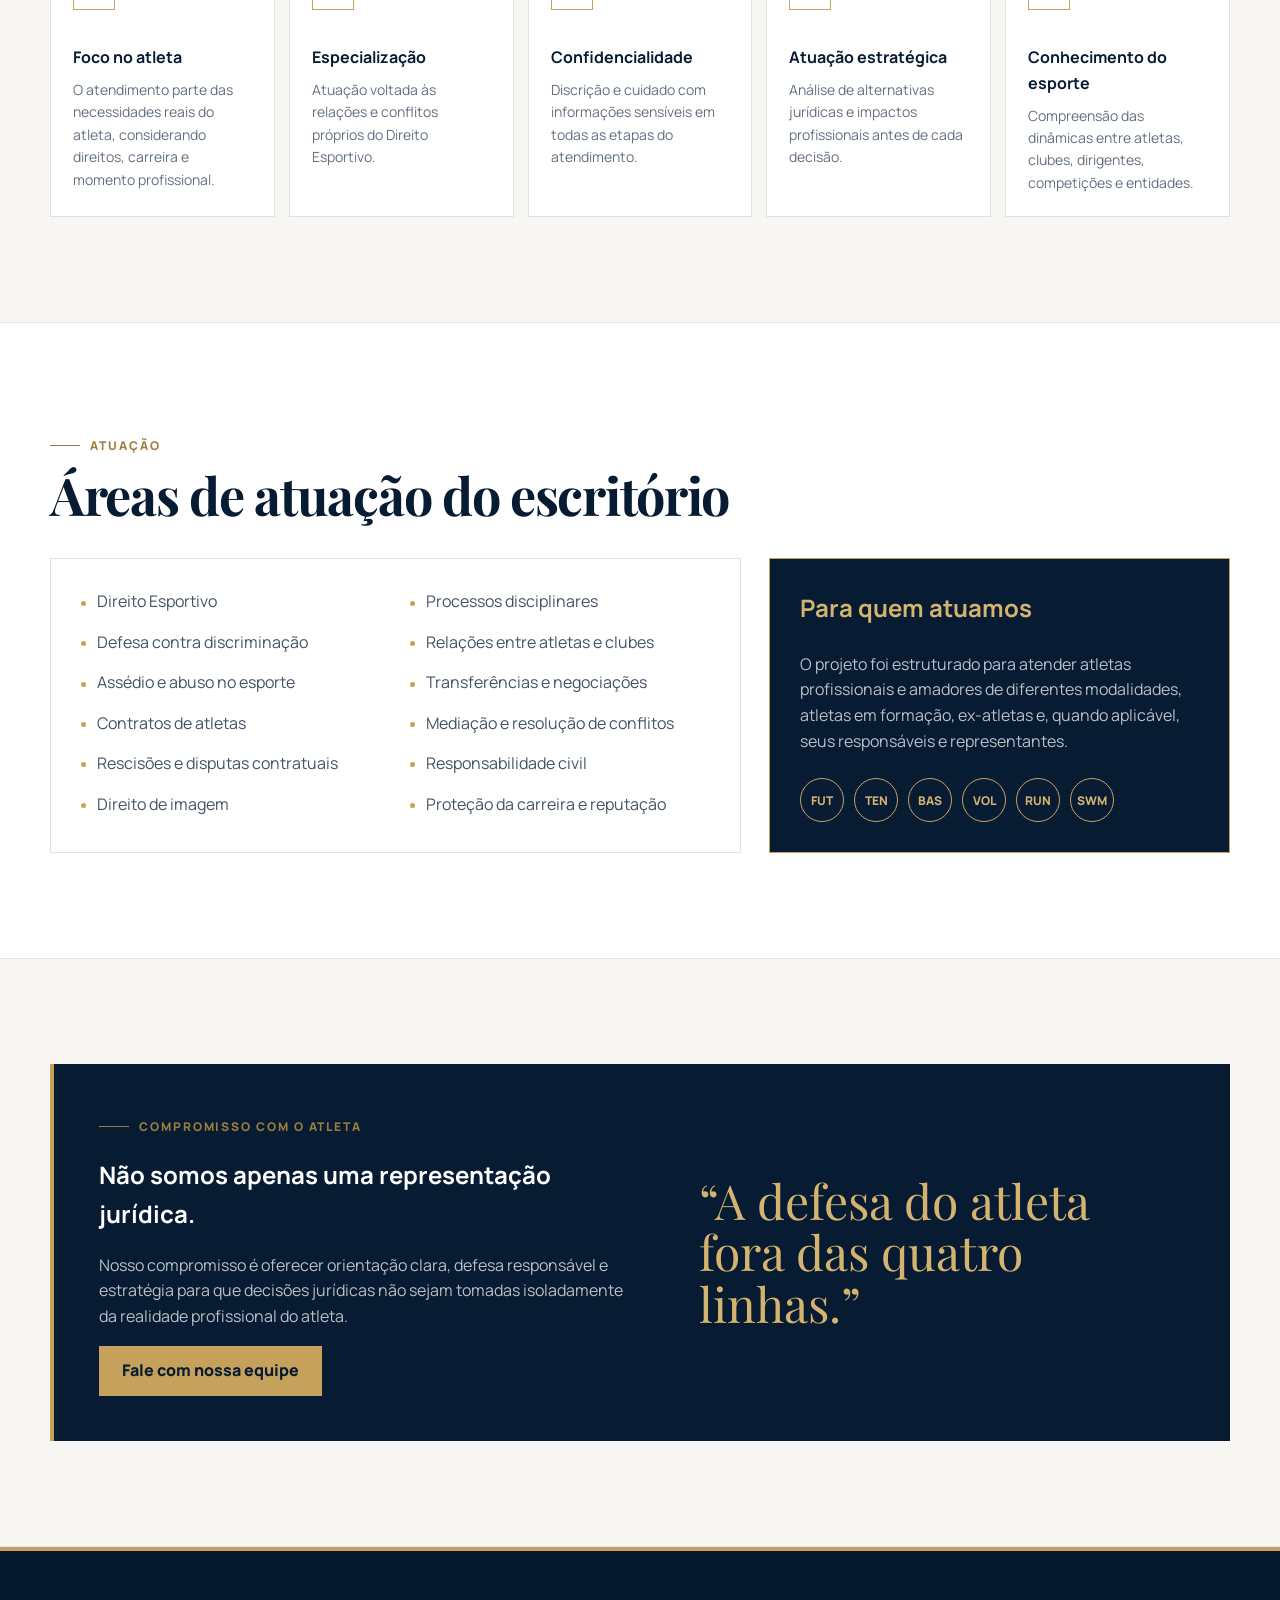
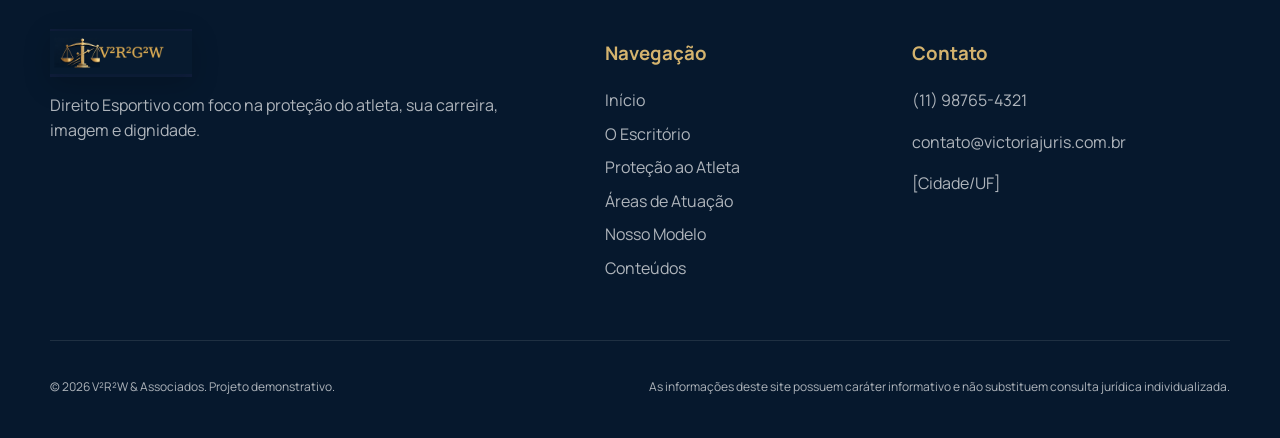
<file: escritorio.html>
<!DOCTYPE html>
<html lang="pt-BR">
<head>
  <meta charset="UTF-8" />
  <meta name="viewport" content="width=device-width, initial-scale=1.0" />
  <meta name="description" content="Conheça a V²R²W & Associados, escritório especializado em Direito Esportivo e proteção de atletas." />
  <title>O Escritório | V²R²W & Associados</title>
  <link rel="preconnect" href="https://fonts.googleapis.com">
  <link rel="preconnect" href="https://fonts.gstatic.com" crossorigin>
  <link href="https://fonts.googleapis.com/css2?family=Manrope:wght@400;500;600;700;800&family=Playfair+Display:wght@700&display=swap" rel="stylesheet">
  <link rel="stylesheet" href="style.css" />
</head>
<body class="inner-page"><div id="premiumLoader" class="premium-loader loader-b" aria-hidden="true">
<div class="loader-concept-card"><img src="assets/loader-concept-clean.png" alt="V²R²W & Associados"><div class="loader-progress"><i></i></div></div></div>
  

  <a class="skip-link" href="#conteudo">Pular para o conteúdo</a>
  <header class="site-header scrolled" id="header">
    <div class="container header-inner">
      <a class="brand" href="index.html" aria-label="V²R²W & Associados - início">
        <span class="brand-mark"><img src="assets/logo-header-compact.png" alt="V²R²W & Associados"></span>
        
      </a>
      <button class="menu-toggle" id="menuToggle" aria-label="Abrir menu" aria-expanded="false" aria-controls="mainNav">
        <span></span><span></span><span></span>
      </button>
      <nav class="main-nav" id="mainNav" aria-label="Navegação principal">
        <a href="index.html">Início</a>
        <a href="escritorio.html" class="active-page">O Escritório</a>
        <a href="protecao.html">Proteção ao Atleta</a>
        <a href="areas.html">Áreas de Atuação</a>
        <a href="modelo.html">Nosso Modelo</a>
        <a href="conteudos.html">Conteúdos</a>
<a href="legislacao.html">Legislação</a>
        <a href="contato.html" class="nav-cta">Fale com um especialista</a>
      </nav>
    </div>
  </header>

  <main id="conteudo">
    <section class="page-hero">
      <div class="container reveal">
        <div class="breadcrumbs"><a href="index.html">Início</a> &nbsp;›&nbsp; O Escritório</div>
        <span class="eyebrow">V²R²W & Associados • Direito Esportivo</span>
        <h1>O Escritório</h1>
        <p>A V²R²W & Associados nasce com foco na proteção integral do atleta. Unimos estratégia jurídica, sensibilidade humana e compreensão do ambiente esportivo para atuar com segurança em momentos decisivos da carreira.</p>
      </div>
    </section>

    <section class="page-section">
      <div class="container office-grid">
        <div class="office-heading reveal">
          <span class="section-kicker">Nossa essência</span>
          <h2>O atleta no centro de cada decisão.</h2>
          <div class="office-copy">
            <p>O esporte transforma vidas, mas nenhum resultado justifica abuso, discriminação ou desrespeito. Nossa proposta é oferecer uma defesa técnica e estratégica sem perder de vista a pessoa por trás da performance.</p>
            <p>Atuamos para que o atleta conheça seus direitos, compreenda seus caminhos e consiga tomar decisões com maior segurança jurídica e profissional.</p>
          </div>
        </div>
        <div class="office-values reveal">
          <article class="value-card"><div class="value-icon">M</div><div><h3>Missão</h3><p>Proteger os direitos dos atletas e promover relações esportivas mais seguras, respeitosas e juridicamente responsáveis.</p></div></article>
          <article class="value-card"><div class="value-icon">V</div><div><h3>Visão</h3><p>Ser referência na defesa do atleta e na construção de um ambiente esportivo que valorize dignidade, carreira e justiça.</p></div></article>
          <article class="value-card"><div class="value-icon">+</div><div><h3>Valores</h3><p>Ética, respeito, coragem, excelência técnica, empatia, confidencialidade e compromisso com a justiça.</p></div></article>
        </div>
      </div>
    </section>

    <section class="page-section">
      <div class="container">
        <div class="office-heading reveal">
          <span class="section-kicker">Diferenciais</span>
          <h2>Uma atuação construída para a realidade do esporte.</h2>
        </div>
        <div class="differentials-grid">
          <article class="diff-card reveal"><span>01</span><h3>Foco no atleta</h3><p>O atendimento parte das necessidades reais do atleta, considerando direitos, carreira e momento profissional.</p></article>
          <article class="diff-card reveal"><span>02</span><h3>Especialização</h3><p>Atuação voltada às relações e conflitos próprios do Direito Esportivo.</p></article>
          <article class="diff-card reveal"><span>03</span><h3>Confidencialidade</h3><p>Discrição e cuidado com informações sensíveis em todas as etapas do atendimento.</p></article>
          <article class="diff-card reveal"><span>04</span><h3>Atuação estratégica</h3><p>Análise de alternativas jurídicas e impactos profissionais antes de cada decisão.</p></article>
          <article class="diff-card reveal"><span>05</span><h3>Conhecimento do esporte</h3><p>Compreensão das dinâmicas entre atletas, clubes, dirigentes, competições e entidades.</p></article>
        </div>
      </div>
    </section>

    <section class="page-section">
      <div class="container">
        <div class="office-heading reveal">
          <span class="section-kicker">Atuação</span>
          <h2>Áreas de atuação do escritório</h2>
        </div>
        <div class="office-areas-wrap">
          <div class="office-areas-list reveal">
            <div>Direito Esportivo</div><div>Processos disciplinares</div>
            <div>Defesa contra discriminação</div><div>Relações entre atletas e clubes</div>
            <div>Assédio e abuso no esporte</div><div>Transferências e negociações</div>
            <div>Contratos de atletas</div><div>Mediação e resolução de conflitos</div>
            <div>Rescisões e disputas contratuais</div><div>Responsabilidade civil</div>
            <div>Direito de imagem</div><div>Proteção da carreira e reputação</div>
          </div>
          <aside class="audience-card reveal">
            <h3>Para quem atuamos</h3>
            <p>O projeto foi estruturado para atender atletas profissionais e amadores de diferentes modalidades, atletas em formação, ex-atletas e, quando aplicável, seus responsáveis e representantes.</p>
            <div class="sport-dots" aria-label="Modalidades exemplificativas">
              <span>FUT</span><span>TEN</span><span>BAS</span><span>VOL</span><span>RUN</span><span>SWM</span>
            </div>
          </aside>
        </div>
      </div>
    </section>

    <section class="page-section">
      <div class="container commitment reveal">
        <div>
          <span class="section-kicker">Compromisso com o atleta</span>
          <h2>Não somos apenas uma representação jurídica.</h2>
          <p>Nosso compromisso é oferecer orientação clara, defesa responsável e estratégia para que decisões jurídicas não sejam tomadas isoladamente da realidade profissional do atleta.</p>
          <a class="btn btn-primary" href="contato.html">Fale com nossa equipe</a>
        </div>
        <blockquote>“A defesa do atleta fora das quatro linhas.”</blockquote>
      </div>
    </section>
  </main>

  <footer class="site-footer">
    <div class="container footer-grid">
      <div>
        <a class="brand footer-brand" href="index.html">
          <span class="brand-mark"><img src="assets/logo-header-compact.png" alt="V²R²W & Associados"></span>
          
        </a>
        <p>Direito Esportivo com foco na proteção do atleta, sua carreira, imagem e dignidade.</p>
      </div>
      <div>
        <h3>Navegação</h3>
        <a href="index.html">Início</a>
        <a href="escritorio.html">O Escritório</a>
        <a href="protecao.html">Proteção ao Atleta</a>
        <a href="areas.html">Áreas de Atuação</a>
        <a href="modelo.html">Nosso Modelo</a>
        <a href="conteudos.html">Conteúdos</a>
      </div>
      <div>
        <h3>Contato</h3>
        <p>(11) 98765-4321</p>
        <p>contato@victoriajuris.com.br</p>
        <p>[Cidade/UF]</p>
      </div>
    </div>
    <div class="container footer-bottom">
      <p>© 2026 V²R²W & Associados. Projeto demonstrativo.</p>
      <p>As informações deste site possuem caráter informativo e não substituem consulta jurídica individualizada.</p>
    </div>
  </footer>

  <script src="script.js"></script>
</body>
</html>
</file>
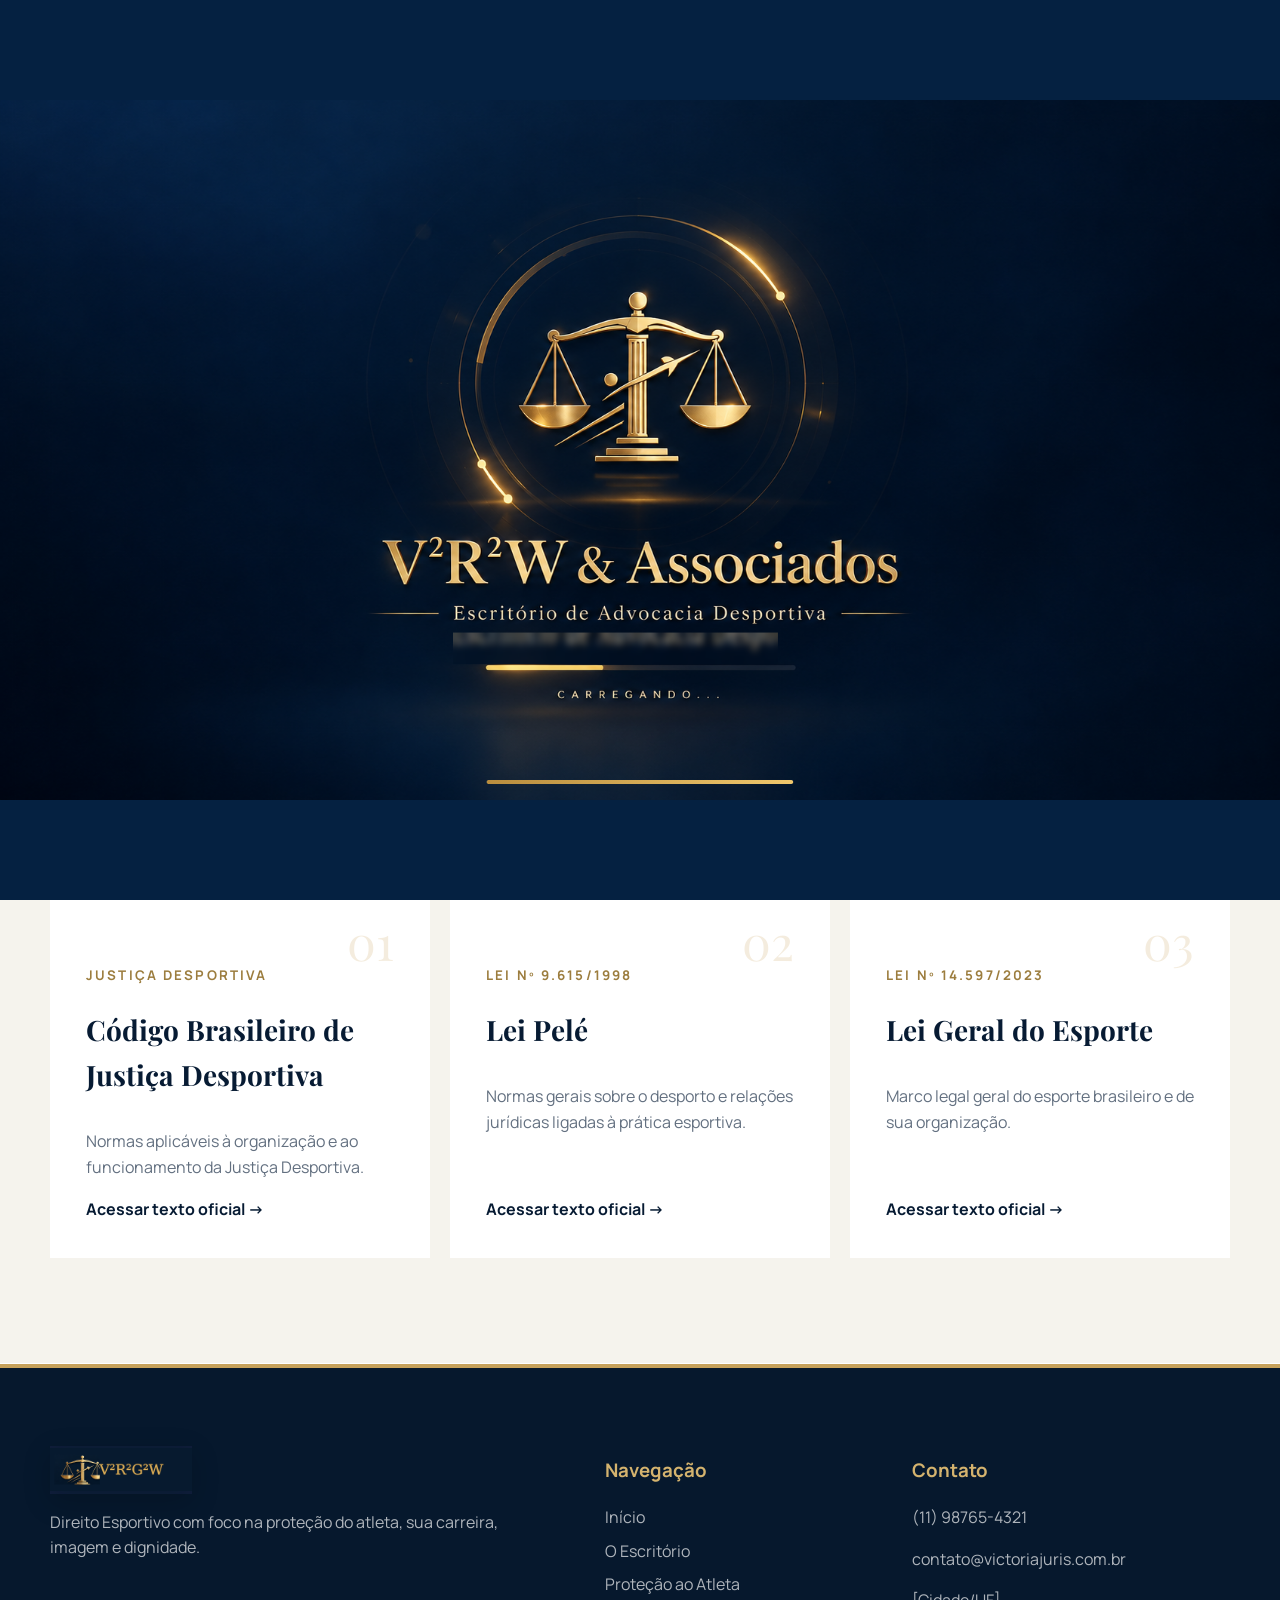
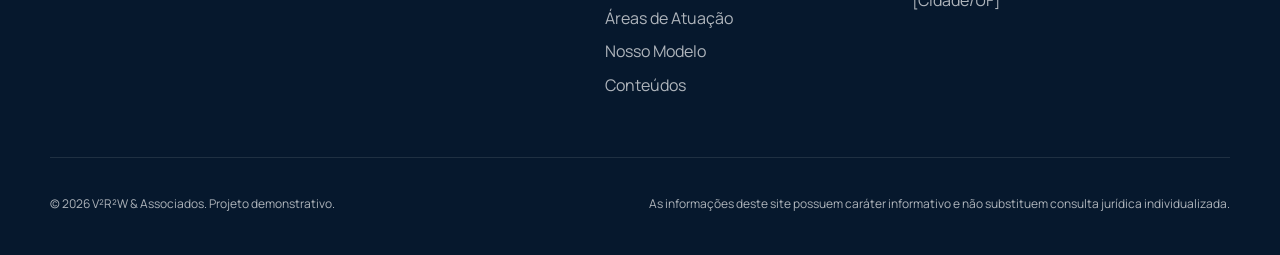
<file: legislacao.html>
<!DOCTYPE html>
<html lang="pt-BR">
<head>
  <meta charset="UTF-8" />
  <meta name="viewport" content="width=device-width, initial-scale=1.0" />
  <meta name="description" content="Informações jurídicas em linguagem acessível para ajudar atletas a reconhecer riscos e compreender melhor seus direitos." />
  <title>Legislação Esportiva | V²R²W & Associados</title>
  <link rel="preconnect" href="https://fonts.googleapis.com">
  <link rel="preconnect" href="https://fonts.gstatic.com" crossorigin>
  <link href="https://fonts.googleapis.com/css2?family=Manrope:wght@400;500;600;700;800&family=Playfair+Display:wght@700&display=swap" rel="stylesheet">
  <link rel="stylesheet" href="style.css" />
</head>
<body class="inner-page"><div id="premiumLoader" class="premium-loader loader-b" aria-hidden="true">
<div class="loader-concept-card"><img src="assets/loader-concept-clean.png" alt="V²R²W & Associados"><div class="loader-progress"><i></i></div></div></div>
  

  <a class="skip-link" href="#conteudo">Pular para o conteúdo</a>
  <header class="site-header scrolled" id="header">
    <div class="container header-inner">
      <a class="brand" href="index.html" aria-label="V²R²W & Associados - início">
        <span class="brand-mark"><img src="assets/logo-header-compact.png" alt="V²R²W & Associados"></span>
        
      </a>
      <button class="menu-toggle" id="menuToggle" aria-label="Abrir menu" aria-expanded="false" aria-controls="mainNav">
        <span></span><span></span><span></span>
      </button>
      <nav class="main-nav" id="mainNav" aria-label="Navegação principal">
        <a href="index.html">Início</a>
        <a href="escritorio.html">O Escritório</a>
        <a href="protecao.html">Proteção ao Atleta</a>
        <a href="areas.html">Áreas de Atuação</a>
        <a href="modelo.html">Nosso Modelo</a>
        <a href="conteudos.html">Conteúdos</a>
<a href="legislacao.html" class="active-page">Legislação</a>
        <a href="contato.html" class="nav-cta">Fale com um especialista</a>
      </nav>
    </div>
  </header>
  <main>
<section class="page-hero">
  <div class="container">
    <div class="page-hero-content motion-scene-copy">
      <div class="breadcrumb">Início › Legislação Esportiva</div>
      <div class="eyebrow">V²R²W & ASSOCIADOS • BIBLIOTECA JURÍDICA</div>
      <h1>Legislação Esportiva</h1>
      <p>Acesso rápido a referências fundamentais do Direito Esportivo brasileiro.</p>
    </div>
  </div>
</section>
<section class="section legislation-section">
  <div class="container">
    <div class="section-heading">
      <div class="eyebrow">BASES DO DIREITO ESPORTIVO</div>
      <h2>Normas e códigos essenciais.</h2>
      <p>Consulte os textos oficiais. Como a legislação pode sofrer alterações, confira sempre a redação vigente na fonte indicada.</p>
    </div>
    <div class="legislation-grid">
      <article class="law-card"><span>01</span><small>JUSTIÇA DESPORTIVA</small><h3>Código Brasileiro de Justiça Desportiva</h3><p>Normas aplicáveis à organização e ao funcionamento da Justiça Desportiva.</p><a target="_blank" rel="noopener" href="https://www.gov.br/esporte/pt-br/composicao/orgao-colegiado/conselho-nacional-do-esporte/codigo_brasileiro_justica_desportiva.pdf">Acessar texto oficial →</a></article>
      <article class="law-card"><span>02</span><small>LEI Nº 9.615/1998</small><h3>Lei Pelé</h3><p>Normas gerais sobre o desporto e relações jurídicas ligadas à prática esportiva.</p><a target="_blank" rel="noopener" href="https://www.planalto.gov.br/ccivil_03/leis/l9615consol.htm">Acessar texto oficial →</a></article>
      <article class="law-card"><span>03</span><small>LEI Nº 14.597/2023</small><h3>Lei Geral do Esporte</h3><p>Marco legal geral do esporte brasileiro e de sua organização.</p><a target="_blank" rel="noopener" href="https://planalto.gov.br/ccivil_03/_ato2023-2026/2023/lei/l14597.htm">Acessar texto oficial →</a></article>
    </div>
  </div>
</section>
</main>
  <footer class="site-footer">
    <div class="container footer-grid">
      <div>
        <a class="brand footer-brand" href="index.html">
          <span class="brand-mark"><img src="assets/logo-header-compact.png" alt="V²R²W & Associados"></span>
          
        </a>
        <p>Direito Esportivo com foco na proteção do atleta, sua carreira, imagem e dignidade.</p>
      </div>
      <div>
        <h3>Navegação</h3>
        <a href="index.html">Início</a>
        <a href="escritorio.html">O Escritório</a>
        <a href="protecao.html">Proteção ao Atleta</a>
        <a href="areas.html">Áreas de Atuação</a>
        <a href="modelo.html">Nosso Modelo</a>
        <a href="conteudos.html">Conteúdos</a>
      </div>
      <div>
        <h3>Contato</h3>
        <p>(11) 98765-4321</p>
        <p>contato@victoriajuris.com.br</p>
        <p>[Cidade/UF]</p>
      </div>
    </div>
    <div class="container footer-bottom">
      <p>© 2026 V²R²W & Associados. Projeto demonstrativo.</p>
      <p>As informações deste site possuem caráter informativo e não substituem consulta jurídica individualizada.</p>
    </div>
  </footer>
  <script src="script.js"></script>
</body>
</html>
</file>
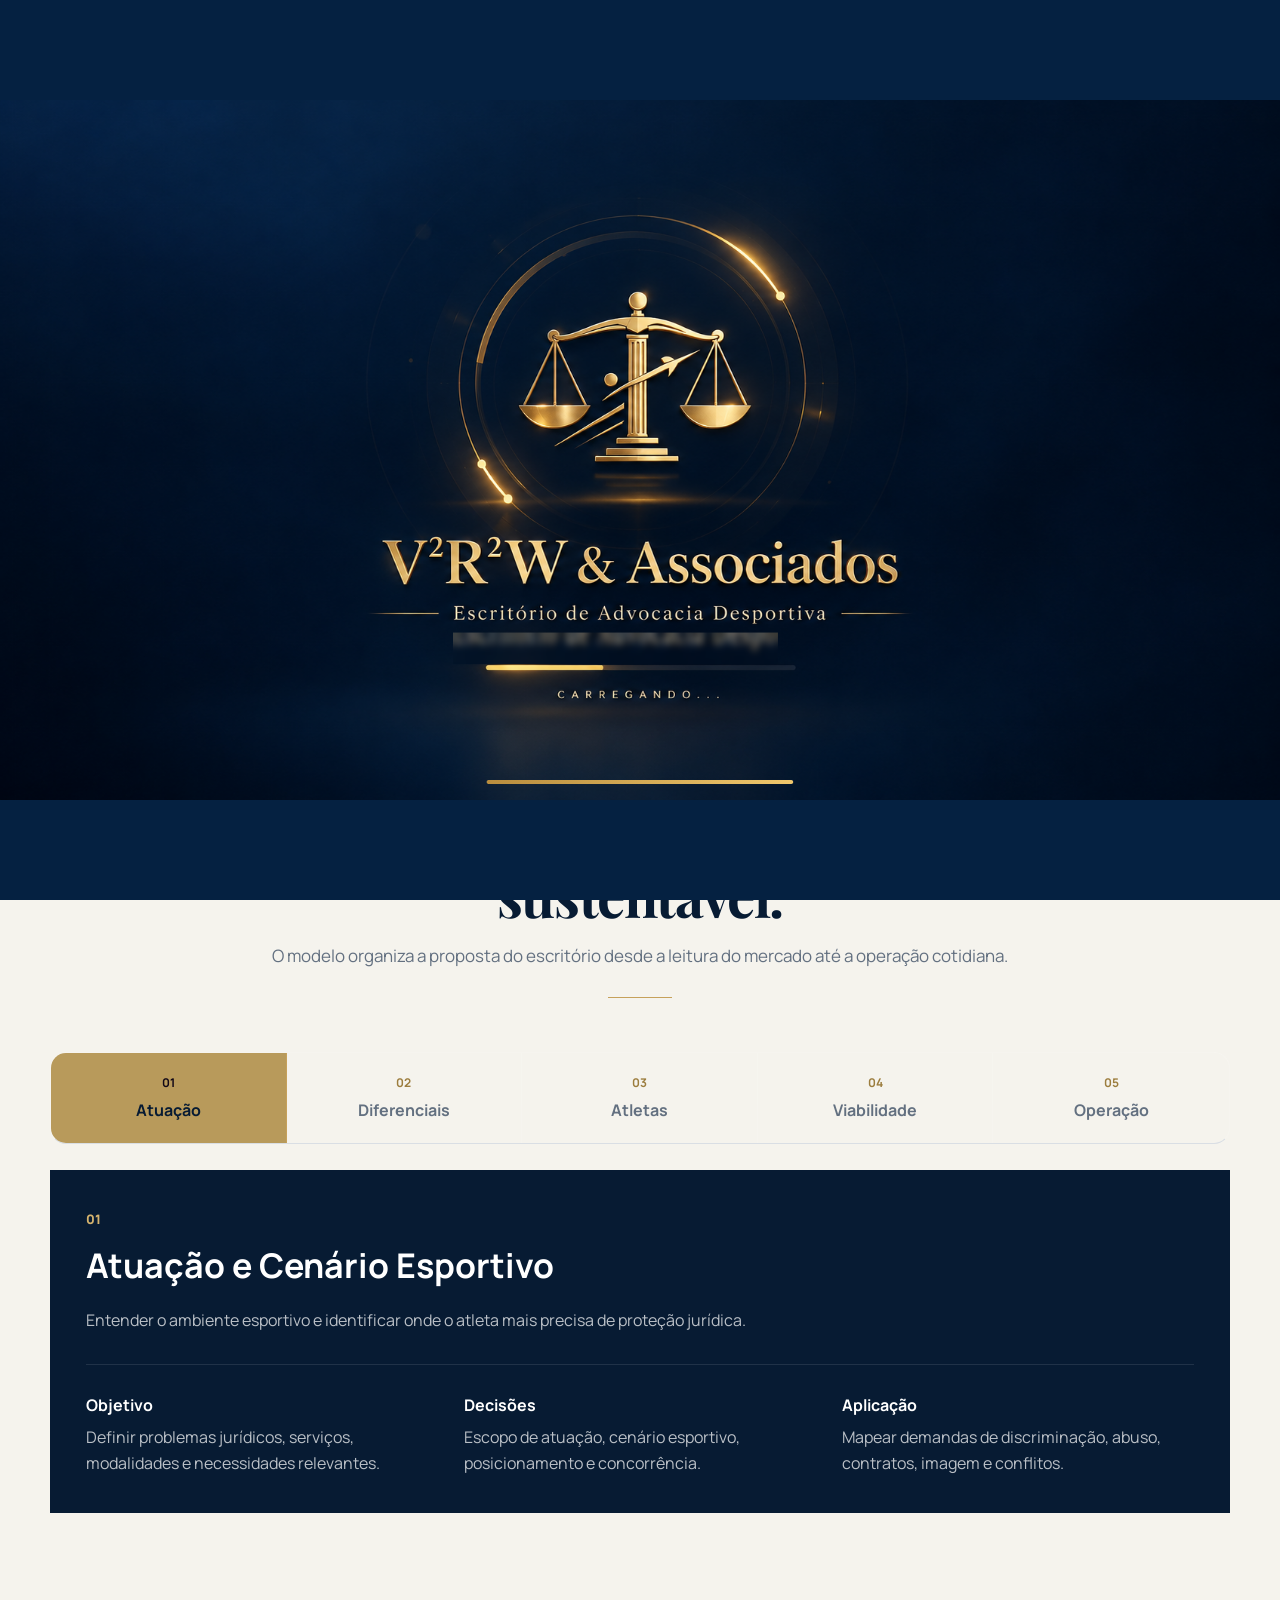
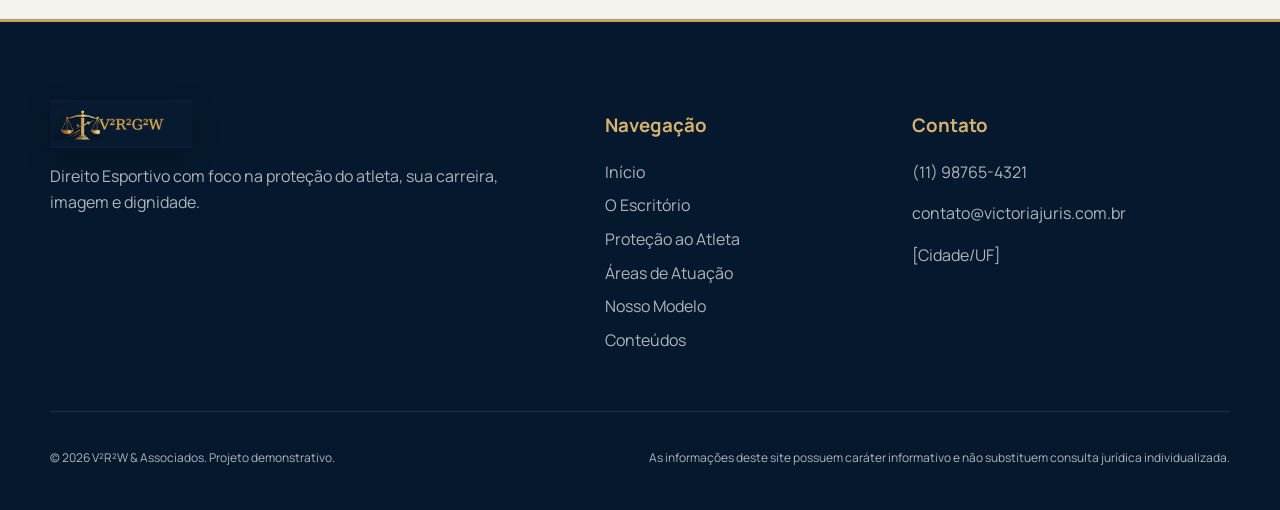
<file: modelo.html>
<!DOCTYPE html>
<html lang="pt-BR">
<head>
  <meta charset="UTF-8" />
  <meta name="viewport" content="width=device-width, initial-scale=1.0" />
  <meta name="description" content="Conheça as cinco frentes usadas para estruturar a V²R²W & Associados como um escritório especializado, organizado e sustentável." />
  <title>Nosso Modelo | V²R²W & Associados</title>
  <link rel="preconnect" href="https://fonts.googleapis.com">
  <link rel="preconnect" href="https://fonts.gstatic.com" crossorigin>
  <link href="https://fonts.googleapis.com/css2?family=Manrope:wght@400;500;600;700;800&family=Playfair+Display:wght@700&display=swap" rel="stylesheet">
  <link rel="stylesheet" href="style.css" />
</head>
<body class="inner-page"><div id="premiumLoader" class="premium-loader loader-b" aria-hidden="true">
<div class="loader-concept-card"><img src="assets/loader-concept-clean.png" alt="V²R²W & Associados"><div class="loader-progress"><i></i></div></div></div>
  

  <a class="skip-link" href="#conteudo">Pular para o conteúdo</a>
  <header class="site-header scrolled" id="header">
    <div class="container header-inner">
      <a class="brand" href="index.html" aria-label="V²R²W & Associados - início">
        <span class="brand-mark"><img src="assets/logo-header-compact.png" alt="V²R²W & Associados"></span>
        
      </a>
      <button class="menu-toggle" id="menuToggle" aria-label="Abrir menu" aria-expanded="false" aria-controls="mainNav">
        <span></span><span></span><span></span>
      </button>
      <nav class="main-nav" id="mainNav" aria-label="Navegação principal">
        <a href="index.html">Início</a>
        <a href="escritorio.html">O Escritório</a>
        <a href="protecao.html">Proteção ao Atleta</a>
        <a href="areas.html">Áreas de Atuação</a>
        <a href="modelo.html" class="active-page">Nosso Modelo</a>
        <a href="conteudos.html">Conteúdos</a>
<a href="legislacao.html">Legislação</a>
        <a href="contato.html" class="nav-cta">Fale com um especialista</a>
      </nav>
    </div>
  </header>
  <main id="conteudo">
    <section class="page-hero">
      <div class="container reveal">
        <div class="breadcrumbs"><a href="index.html">Início</a> &nbsp;›&nbsp; Nosso Modelo</div>
        <span class="eyebrow">Estratégia • Negócio • Operação</span>
        <h1>Nosso Modelo</h1>
        <p>Conheça as cinco frentes usadas para estruturar a V²R²W & Associados como um escritório especializado, organizado e sustentável.</p>
      </div>
    </section>
    
<section class="page-section model-page-section">
  <div class="container">
    <div class="section-heading centered reveal">
      <span class="section-kicker">Estrutura do negócio</span>
      <h2>Cinco frentes para transformar especialização em um escritório sustentável.</h2>
      <p>O modelo organiza a proposta do escritório desde a leitura do mercado até a operação cotidiana.</p>
    </div>
    <div class="model-tabs reveal" role="tablist" aria-label="Etapas do modelo de negócio">
      <button class="model-tab active" role="tab" aria-selected="true" data-tab="1"><b>01</b><span>Atuação</span></button>
      <button class="model-tab" role="tab" aria-selected="false" data-tab="2"><b>02</b><span>Diferenciais</span></button>
      <button class="model-tab" role="tab" aria-selected="false" data-tab="3"><b>03</b><span>Atletas</span></button>
      <button class="model-tab" role="tab" aria-selected="false" data-tab="4"><b>04</b><span>Viabilidade</span></button>
      <button class="model-tab" role="tab" aria-selected="false" data-tab="5"><b>05</b><span>Operação</span></button>
    </div>
    <div class="model-panels">
      <article class="model-panel active reveal" data-panel="1">
        <div><span class="panel-number">01</span><h3>Atuação e Cenário Esportivo</h3><p class="panel-lead">Entender o ambiente esportivo e identificar onde o atleta mais precisa de proteção jurídica.</p></div>
        <div class="panel-columns"><div><h4>Objetivo</h4><p>Definir problemas jurídicos, serviços, modalidades e necessidades relevantes.</p></div><div><h4>Decisões</h4><p>Escopo de atuação, cenário esportivo, posicionamento e concorrência.</p></div><div><h4>Aplicação</h4><p>Mapear demandas de discriminação, abuso, contratos, imagem e conflitos.</p></div></div>
      </article>
      <article class="model-panel" data-panel="2">
        <div><span class="panel-number">02</span><h3>Especialização e Diferenciais</h3><p class="panel-lead">Construir um escritório reconhecido por colocar os direitos e a dignidade do atleta no centro.</p></div>
        <div class="panel-columns"><div><h4>Objetivo</h4><p>Definir por que o atleta escolheria o escritório.</p></div><div><h4>Decisões</h4><p>Especialização, confidencialidade, atendimento individualizado e tecnologia.</p></div><div><h4>Aplicação</h4><p>Linguagem acessível, respostas rápidas e estratégia profissional.</p></div></div>
      </article>
      <article class="model-panel" data-panel="3">
        <div><span class="panel-number">03</span><h3>Atletas e Relacionamento</h3><p class="panel-lead">Criar canais seguros para que atletas conheçam seus direitos e encontrem orientação.</p></div>
        <div class="panel-columns"><div><h4>Público</h4><p>Profissionais, base, amadores, atletas em formação e ex-atletas.</p></div><div><h4>Canais</h4><p>Indicações, redes sociais, conteúdo, palestras, eventos e parcerias.</p></div><div><h4>Aplicação</h4><p>Conteúdo claro e canais de contato confidenciais.</p></div></div>
      </article>
      <article class="model-panel" data-panel="4">
        <div><span class="panel-number">04</span><h3>Honorários e Sustentabilidade</h3><p class="panel-lead">Construir um modelo responsável e financeiramente sustentável.</p></div>
        <div class="panel-columns"><div><h4>Objetivo</h4><p>Equilibrar acesso, custos, tempo técnico e sustentabilidade.</p></div><div><h4>Serviços</h4><p>Consultas, contratos, negociações, processos e acompanhamento.</p></div><div><h4>Aplicação</h4><p>Escopo claro e honorários compatíveis, sem promessas de resultado.</p></div></div>
      </article>
      <article class="model-panel" data-panel="5">
        <div><span class="panel-number">05</span><h3>Estrutura e Operação</h3><p class="panel-lead">Garantir atendimento eficiente, seguro e especializado.</p></div>
        <div class="panel-columns"><div><h4>Objetivo</h4><p>Organizar equipe, responsabilidades, atendimento e documentação.</p></div><div><h4>Decisões</h4><p>Gestão de casos, segurança de dados, tecnologia e parceiros.</p></div><div><h4>Aplicação</h4><p>Fluxos padronizados de atendimento e acompanhamento.</p></div></div>
      </article>
    </div>
  </div>
</section>

  </main>
  <footer class="site-footer">
    <div class="container footer-grid">
      <div>
        <a class="brand footer-brand" href="index.html">
          <span class="brand-mark"><img src="assets/logo-header-compact.png" alt="V²R²W & Associados"></span>
          
        </a>
        <p>Direito Esportivo com foco na proteção do atleta, sua carreira, imagem e dignidade.</p>
      </div>
      <div>
        <h3>Navegação</h3>
        <a href="index.html">Início</a>
        <a href="escritorio.html">O Escritório</a>
        <a href="protecao.html">Proteção ao Atleta</a>
        <a href="areas.html">Áreas de Atuação</a>
        <a href="modelo.html">Nosso Modelo</a>
        <a href="conteudos.html">Conteúdos</a>
      </div>
      <div>
        <h3>Contato</h3>
        <p>(11) 98765-4321</p>
        <p>contato@victoriajuris.com.br</p>
        <p>[Cidade/UF]</p>
      </div>
    </div>
    <div class="container footer-bottom">
      <p>© 2026 V²R²W & Associados. Projeto demonstrativo.</p>
      <p>As informações deste site possuem caráter informativo e não substituem consulta jurídica individualizada.</p>
    </div>
  </footer>
  <script src="script.js"></script>
</body>
</html>
</file>
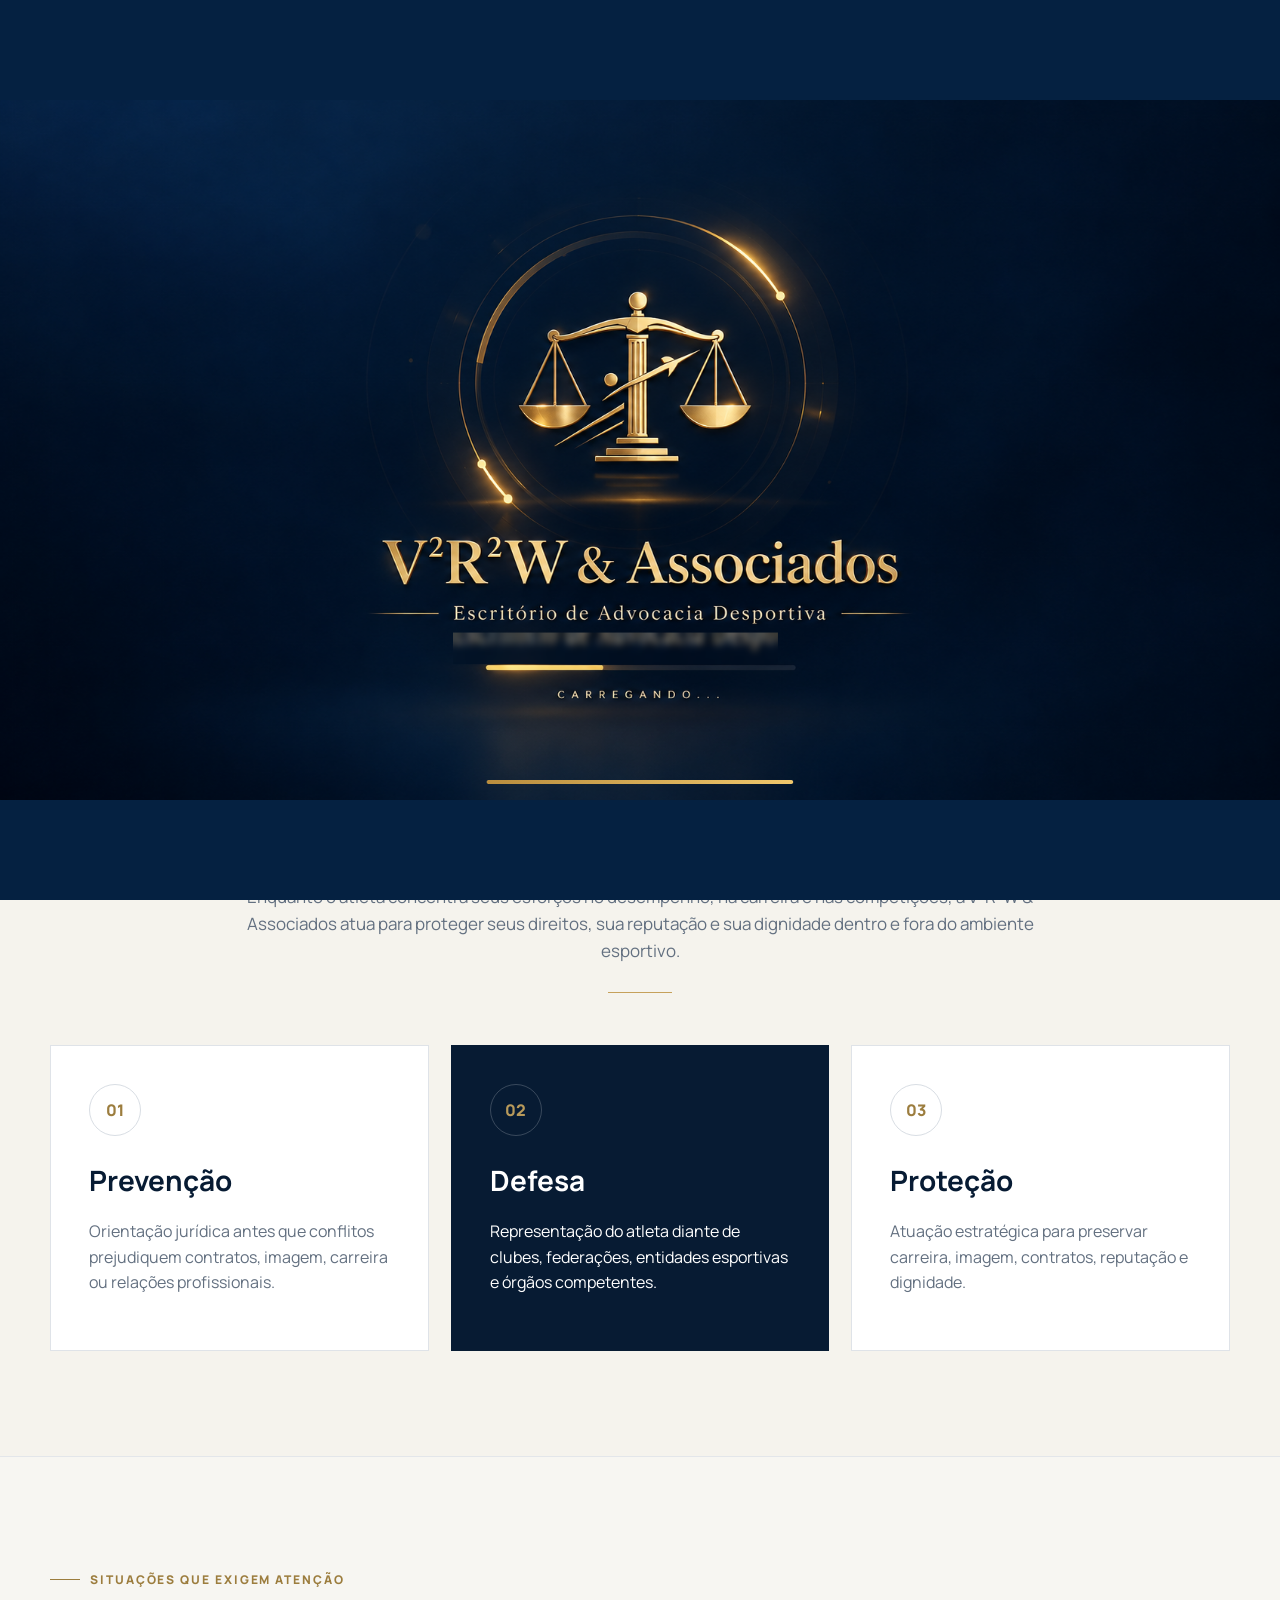
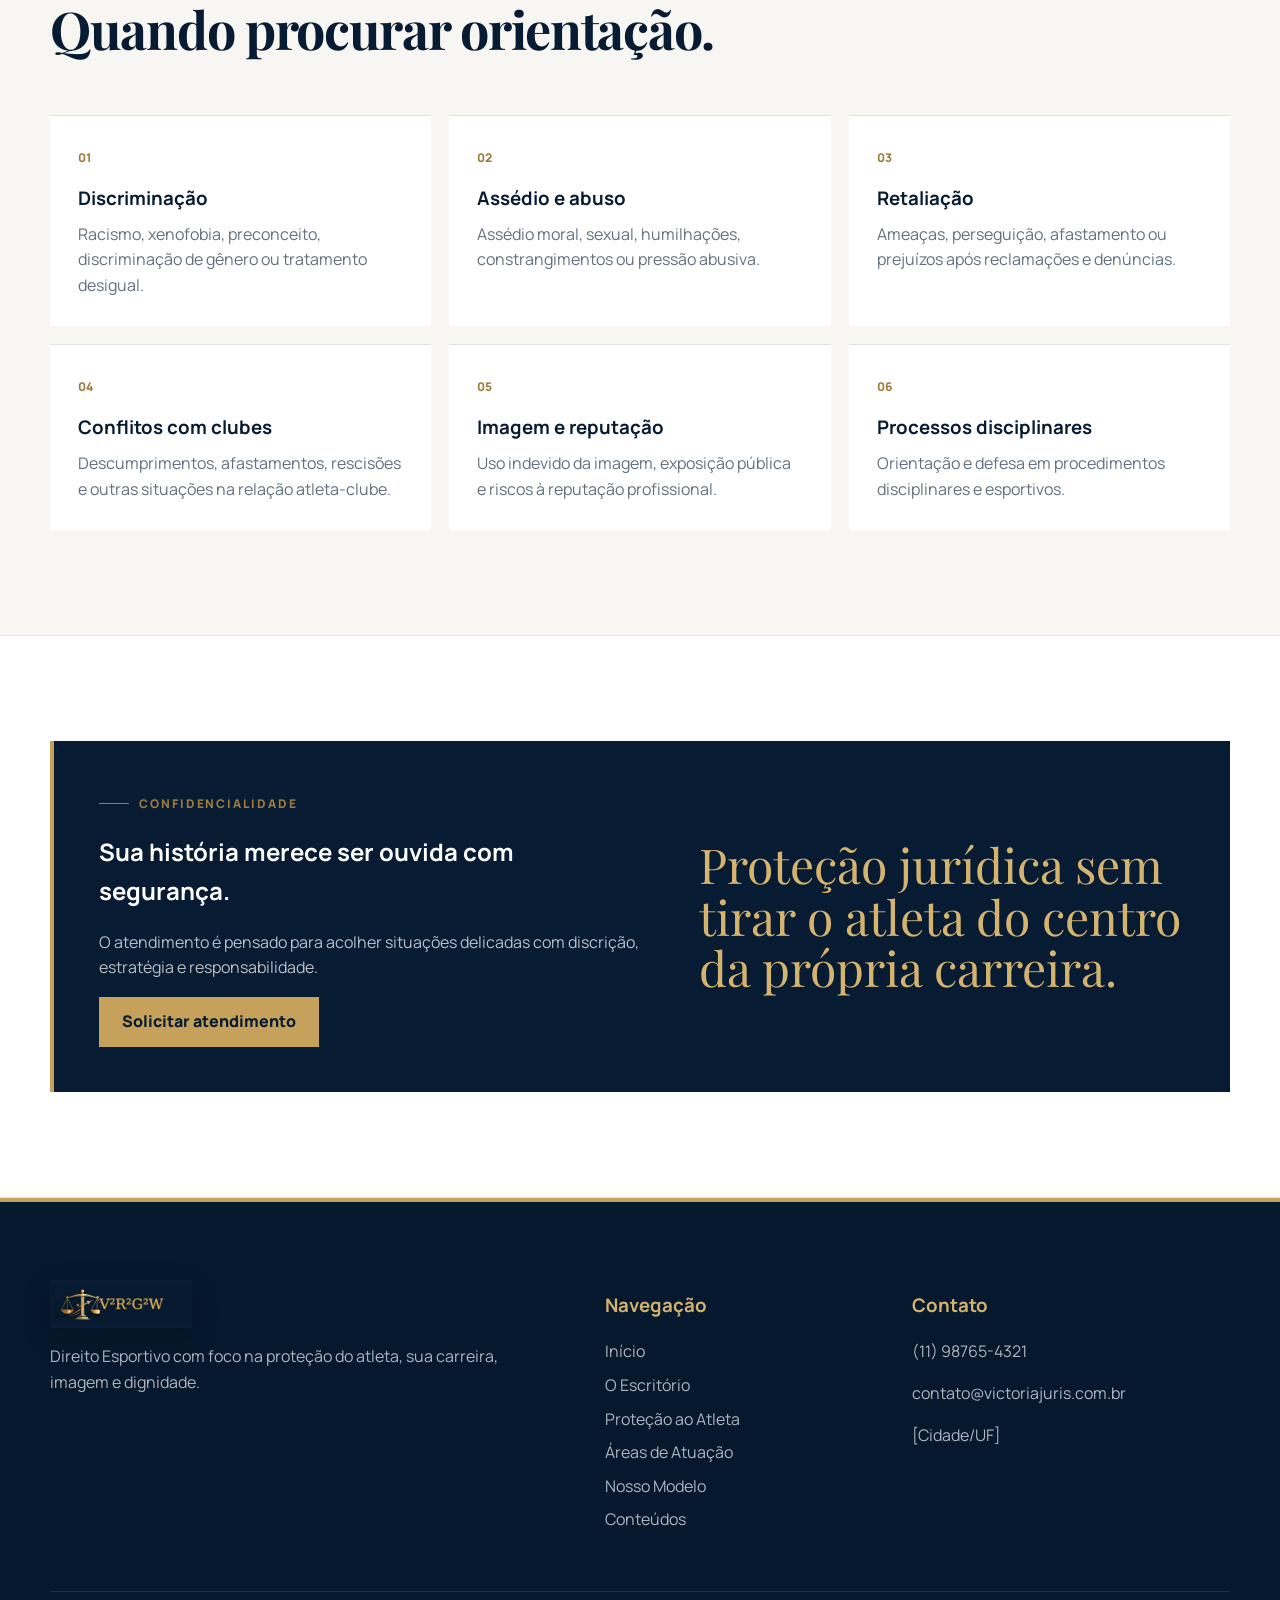
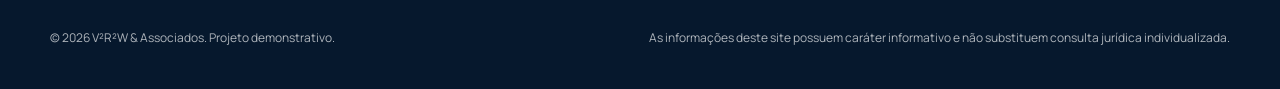
<file: protecao.html>
<!DOCTYPE html>
<html lang="pt-BR">
<head>
  <meta charset="UTF-8" />
  <meta name="viewport" content="width=device-width, initial-scale=1.0" />
  <meta name="description" content="Defesa jurídica para atletas que enfrentam discriminação, assédio, abuso, retaliação, conflitos com clubes e outras situações capazes de afetar sua carreira e dignidade." />
  <title>Proteção ao Atleta | V²R²W & Associados</title>
  <link rel="preconnect" href="https://fonts.googleapis.com">
  <link rel="preconnect" href="https://fonts.gstatic.com" crossorigin>
  <link href="https://fonts.googleapis.com/css2?family=Manrope:wght@400;500;600;700;800&family=Playfair+Display:wght@700&display=swap" rel="stylesheet">
  <link rel="stylesheet" href="style.css" />
</head>
<body class="inner-page"><div id="premiumLoader" class="premium-loader loader-b" aria-hidden="true">
<div class="loader-concept-card"><img src="assets/loader-concept-clean.png" alt="V²R²W & Associados"><div class="loader-progress"><i></i></div></div></div>
  

  <a class="skip-link" href="#conteudo">Pular para o conteúdo</a>
  <header class="site-header scrolled" id="header">
    <div class="container header-inner">
      <a class="brand" href="index.html" aria-label="V²R²W & Associados - início">
        <span class="brand-mark"><img src="assets/logo-header-compact.png" alt="V²R²W & Associados"></span>
        
      </a>
      <button class="menu-toggle" id="menuToggle" aria-label="Abrir menu" aria-expanded="false" aria-controls="mainNav">
        <span></span><span></span><span></span>
      </button>
      <nav class="main-nav" id="mainNav" aria-label="Navegação principal">
        <a href="index.html">Início</a>
        <a href="escritorio.html">O Escritório</a>
        <a href="protecao.html" class="active-page">Proteção ao Atleta</a>
        <a href="areas.html">Áreas de Atuação</a>
        <a href="modelo.html">Nosso Modelo</a>
        <a href="conteudos.html">Conteúdos</a>
<a href="legislacao.html">Legislação</a>
        <a href="contato.html" class="nav-cta">Fale com um especialista</a>
      </nav>
    </div>
  </header>
  <main id="conteudo">
    <section class="page-hero">
      <div class="container reveal">
        <div class="breadcrumbs"><a href="index.html">Início</a> &nbsp;›&nbsp; Proteção ao Atleta</div>
        <span class="eyebrow">Direito Esportivo • Proteção • Estratégia</span>
        <h1>Proteção ao Atleta</h1>
        <p>Defesa jurídica para atletas que enfrentam discriminação, assédio, abuso, retaliação, conflitos com clubes e outras situações capazes de afetar sua carreira e dignidade.</p>
      </div>
    </section>
    
<section class="page-section">
  <div class="container">
    <div class="section-heading centered reveal">
      <span class="section-kicker">Proteção integral</span>
      <h2>O atleta também precisa de quem jogue por ele.</h2>
      <p>Enquanto o atleta concentra seus esforços no desempenho, na carreira e nas competições, a V²R²W & Associados atua para proteger seus direitos, sua reputação e sua dignidade dentro e fora do ambiente esportivo.</p>
    </div>
    <div class="pillar-grid">
      <article class="pillar-card reveal"><div class="pillar-number">01</div><h3>Prevenção</h3><p>Orientação jurídica antes que conflitos prejudiquem contratos, imagem, carreira ou relações profissionais.</p></article>
      <article class="pillar-card featured reveal"><div class="pillar-number">02</div><h3>Defesa</h3><p>Representação do atleta diante de clubes, federações, entidades esportivas e órgãos competentes.</p></article>
      <article class="pillar-card reveal"><div class="pillar-number">03</div><h3>Proteção</h3><p>Atuação estratégica para preservar carreira, imagem, contratos, reputação e dignidade.</p></article>
    </div>
  </div>
</section>

<section class="page-section">
  <div class="container">
    <div class="office-heading reveal">
      <span class="section-kicker">Situações que exigem atenção</span>
      <h2>Quando procurar orientação.</h2>
    </div>
    <div class="issue-grid dark-card-grid">
      <article class="issue-card reveal"><span>01</span><h3>Discriminação</h3><p>Racismo, xenofobia, preconceito, discriminação de gênero ou tratamento desigual.</p></article>
      <article class="issue-card reveal"><span>02</span><h3>Assédio e abuso</h3><p>Assédio moral, sexual, humilhações, constrangimentos ou pressão abusiva.</p></article>
      <article class="issue-card reveal"><span>03</span><h3>Retaliação</h3><p>Ameaças, perseguição, afastamento ou prejuízos após reclamações e denúncias.</p></article>
      <article class="issue-card reveal"><span>04</span><h3>Conflitos com clubes</h3><p>Descumprimentos, afastamentos, rescisões e outras situações na relação atleta-clube.</p></article>
      <article class="issue-card reveal"><span>05</span><h3>Imagem e reputação</h3><p>Uso indevido da imagem, exposição pública e riscos à reputação profissional.</p></article>
      <article class="issue-card reveal"><span>06</span><h3>Processos disciplinares</h3><p>Orientação e defesa em procedimentos disciplinares e esportivos.</p></article>
    </div>
  </div>
</section>

<section class="page-section">
  <div class="container commitment reveal">
    <div><span class="section-kicker">Confidencialidade</span><h2>Sua história merece ser ouvida com segurança.</h2><p>O atendimento é pensado para acolher situações delicadas com discrição, estratégia e responsabilidade.</p><a class="btn btn-primary" href="contato.html">Solicitar atendimento</a></div>
    <blockquote>Proteção jurídica sem tirar o atleta do centro da própria carreira.</blockquote>
  </div>
</section>

  </main>
  <footer class="site-footer">
    <div class="container footer-grid">
      <div>
        <a class="brand footer-brand" href="index.html">
          <span class="brand-mark"><img src="assets/logo-header-compact.png" alt="V²R²W & Associados"></span>
          
        </a>
        <p>Direito Esportivo com foco na proteção do atleta, sua carreira, imagem e dignidade.</p>
      </div>
      <div>
        <h3>Navegação</h3>
        <a href="index.html">Início</a>
        <a href="escritorio.html">O Escritório</a>
        <a href="protecao.html">Proteção ao Atleta</a>
        <a href="areas.html">Áreas de Atuação</a>
        <a href="modelo.html">Nosso Modelo</a>
        <a href="conteudos.html">Conteúdos</a>
      </div>
      <div>
        <h3>Contato</h3>
        <p>(11) 98765-4321</p>
        <p>contato@victoriajuris.com.br</p>
        <p>[Cidade/UF]</p>
      </div>
    </div>
    <div class="container footer-bottom">
      <p>© 2026 V²R²W & Associados. Projeto demonstrativo.</p>
      <p>As informações deste site possuem caráter informativo e não substituem consulta jurídica individualizada.</p>
    </div>
  </footer>
  <script src="script.js"></script>
</body>
</html>
</file>
<file: style.css>
:root{
  --navy:#09090b;
  --navy-2:#15101f;
  --blue:#7c3aed;
  --green:#a855f7;
  --green-dark:#7c3aed;
  --gold:#c084fc;
  --white:#ffffff;
  --off:#f7f4fa;
  --text:#18131f;
  --muted:#716979;
  --line:#e4dcec;
  --radius:18px;
  --shadow:0 18px 50px rgba(8,27,45,.10);
  --container:min(1180px, calc(100% - 40px));
}
*{box-sizing:border-box}
html{scroll-behavior:smooth}
body{margin:0;font-family:"Manrope",sans-serif;color:var(--text);background:#fff;line-height:1.6}
img{max-width:100%;display:block}
a{text-decoration:none;color:inherit}
button,input,textarea,select{font:inherit}
button{cursor:pointer}
.container{width:var(--container);margin-inline:auto}
.skip-link{position:fixed;left:16px;top:-60px;z-index:9999;background:#fff;color:#000;padding:10px 14px;border-radius:8px}
.skip-link:focus{top:16px}
.site-header{position:fixed;inset:0 0 auto;z-index:1000;transition:.3s ease;border-bottom:1px solid transparent}
.site-header.scrolled{background:rgba(7,5,10,.94);backdrop-filter:blur(12px);border-bottom-color:rgba(255,255,255,.08)}
.header-inner{height:78px;display:flex;align-items:center;justify-content:space-between;gap:24px}
.brand{display:flex;align-items:center;gap:11px;color:#fff;font-weight:700;white-space:nowrap}
.brand-mark{width:40px;height:40px;border:1px solid rgba(255,255,255,.4);display:grid;place-items:center;border-radius:50%;font-family:"Playfair Display",serif;font-size:22px}
.brand-text strong{color:var(--green);font-weight:800}
.main-nav{display:flex;align-items:center;gap:22px;color:rgba(255,255,255,.84);font-size:14px;font-weight:600}
.main-nav a{transition:.2s}
.main-nav a:hover,.main-nav a:focus-visible{color:#fff}
.nav-cta{border:1px solid var(--green);padding:11px 15px;border-radius:999px;color:#fff!important}
.menu-toggle{display:none;background:none;border:0;width:42px;height:42px;padding:8px}
.menu-toggle span{display:block;height:2px;background:#fff;margin:6px 0}
.hero{
  min-height:100vh;
  position:relative;
  display:flex;
  align-items:center;
  color:#fff;
  background:
    radial-gradient(circle at 78% 30%, rgba(168,85,247,.20), transparent 28%),
    radial-gradient(circle at 15% 78%, rgba(124,58,237,.14), transparent 30%),
    linear-gradient(135deg,#050407 0%,#0c0811 52%,#13081b 100%);
  overflow:hidden
}
.hero-overlay{position:absolute;inset:0;background:linear-gradient(180deg,rgba(0,0,0,.08),rgba(0,0,0,.36))}
.hero-grid-lines{position:absolute;right:-180px;bottom:-180px;width:680px;height:680px;border:1px solid rgba(255,255,255,.12);border-radius:50%;box-shadow:0 0 0 80px rgba(255,255,255,.035),0 0 0 160px rgba(255,255,255,.025)}
.hero-content{position:relative;z-index:2;padding-top:120px;padding-bottom:90px}
.eyebrow,.section-kicker{display:inline-flex;align-items:center;gap:10px;text-transform:uppercase;letter-spacing:.15em;font-size:12px;font-weight:800;color:var(--green)}
.eyebrow:before,.section-kicker:before{content:"";width:30px;height:1px;background:currentColor}
.hero h1{font-size:clamp(44px,7vw,82px);line-height:1.02;letter-spacing:-.045em;max-width:900px;margin:22px 0 24px}
.hero h1 span{color:var(--green)}
.hero-text{font-size:clamp(17px,2vw,21px);max-width:690px;color:rgba(255,255,255,.82)}
.hero-actions{display:flex;gap:14px;flex-wrap:wrap;margin:34px 0 30px}
.btn{display:inline-flex;align-items:center;justify-content:center;min-height:50px;padding:0 22px;border-radius:10px;border:1px solid transparent;font-weight:800;transition:.2s ease}
.btn-primary{background:var(--green);color:#110817}
.btn-primary:hover{background:#c084fc;transform:translateY(-2px)}
.btn-secondary{border-color:rgba(255,255,255,.35);color:#fff;background:rgba(255,255,255,.04)}
.btn-secondary:hover{background:rgba(255,255,255,.12)}
.hero-note{max-width:650px;padding-left:18px;border-left:2px solid var(--gold);color:rgba(255,255,255,.72)}
.hero-badge{position:absolute;right:5%;bottom:7%;z-index:2;border:1px solid rgba(255,255,255,.24);border-radius:50%;width:135px;height:135px;display:grid;place-items:center;text-align:center;font-size:11px;letter-spacing:.14em;font-weight:800;transform:rotate(-9deg)}
.section{padding:110px 0}
.split{display:grid;grid-template-columns:1fr 1fr;gap:80px;align-items:start}
.section-heading{max-width:780px}
.section-heading.centered{text-align:center;margin-inline:auto}
.section-heading.centered .section-kicker{justify-content:center}
.section-heading h2{font-size:clamp(34px,5vw,56px);line-height:1.06;letter-spacing:-.04em;margin:16px 0 18px;color:var(--navy)}
.section-heading p{color:var(--muted);font-size:17px}
.intro-copy{font-size:18px;color:var(--muted)}
.issue-grid{display:grid;grid-template-columns:repeat(3,1fr);gap:18px;margin-top:58px}
.issue-card,.area-card{border:1px solid var(--line);border-radius:var(--radius);padding:28px;background:#fff;transition:.25s ease}
.issue-card:hover,.area-card:hover{transform:translateY(-5px);box-shadow:var(--shadow);border-color:#bfcfd6}
.issue-card span{font-size:12px;color:var(--green-dark);font-weight:800}
.issue-card h3,.area-card h3{margin:14px 0 8px;color:var(--navy)}
.issue-card p,.area-card p{margin:0;color:var(--muted)}
.protection{background:var(--off)}
.pillar-grid{display:grid;grid-template-columns:repeat(3,1fr);gap:22px;margin-top:52px}
.pillar-card{background:#fff;border-radius:22px;padding:38px;box-shadow:0 10px 30px rgba(43,16,63,.08)}
.pillar-card.featured{background:var(--navy);color:#fff;transform:translateY(-12px)}
.pillar-card h3{font-size:28px;margin:22px 0 10px}
.pillar-card:not(.featured) h3{color:var(--navy)}
.pillar-card p{color:var(--muted)}
.pillar-card.featured p{color:rgba(255,255,255,.72)}
.pillar-number{width:52px;height:52px;border:1px solid var(--line);display:grid;place-items:center;border-radius:50%;color:var(--green-dark);font-weight:800}
.featured .pillar-number{border-color:rgba(255,255,255,.2);color:var(--green)}
.areas-grid{display:grid;grid-template-columns:repeat(4,1fr);gap:16px;margin-top:48px}
.model{background:var(--navy);color:#fff}
.model .section-heading h2{color:#fff}
.model .section-heading p{color:rgba(255,255,255,.62)}
.model-tabs{display:grid;grid-template-columns:repeat(5,1fr);margin:54px 0 26px;border:1px solid rgba(255,255,255,.14);border-radius:16px;overflow:hidden}
.model-tab{border:0;border-right:1px solid rgba(255,255,255,.12);background:transparent;color:rgba(255,255,255,.58);padding:20px 12px;display:flex;flex-direction:column;gap:5px;align-items:center}
.model-tab:last-child{border-right:0}
.model-tab b{font-size:12px;color:var(--green)}
.model-tab span{font-weight:700}
.model-tab.active{background:var(--green);color:#110817}
.model-tab.active b{color:#110817}
.model-panel{display:none;background:#171020;border:1px solid rgba(255,255,255,.1);border-radius:22px;padding:36px}
.model-panel.active{display:block;animation:fadePanel .35s ease}
@keyframes fadePanel{from{opacity:0;transform:translateY(8px)}to{opacity:1;transform:none}}
.panel-number{color:var(--green);font-size:13px;font-weight:800}
.model-panel h3{font-size:34px;margin:6px 0 8px}
.panel-lead{color:rgba(255,255,255,.68);max-width:800px}
.panel-columns{display:grid;grid-template-columns:repeat(3,1fr);gap:26px;margin-top:30px;padding-top:28px;border-top:1px solid rgba(255,255,255,.1)}
.panel-columns h4{color:var(--green);margin:0 0 7px}
.panel-columns p{color:rgba(255,255,255,.66);margin:0}
.process-line{display:grid;grid-template-columns:repeat(4,1fr);gap:0;margin-top:55px;position:relative}
.process-line:before{content:"";position:absolute;left:6%;right:6%;top:28px;height:1px;background:var(--line)}
.process-step{position:relative;padding-right:30px}
.process-step span{position:relative;z-index:1;width:56px;height:56px;border-radius:50%;background:#fff;border:1px solid var(--green);display:grid;place-items:center;color:var(--green-dark);font-weight:800}
.process-step h3{color:var(--navy);margin:20px 0 8px}
.process-step p{color:var(--muted);margin:0}
.confidentiality{background:linear-gradient(135deg,#09070d,#251334);color:#fff;padding:95px 0}
.confidentiality-inner{display:grid;grid-template-columns:1.05fr .95fr;gap:70px;align-items:center}
.section-kicker.light{color:var(--green)}
.confidentiality h2{font-size:clamp(36px,5vw,60px);line-height:1.05;letter-spacing:-.04em;margin:14px 0 20px}
.confidentiality p{color:rgba(255,255,255,.68)}
.trust-grid{display:grid;grid-template-columns:1fr 1fr;border:1px solid rgba(255,255,255,.13);border-radius:18px;overflow:hidden}
.trust-grid div{min-height:140px;padding:24px;display:flex;flex-direction:column;justify-content:space-between;border-right:1px solid rgba(255,255,255,.1);border-bottom:1px solid rgba(255,255,255,.1)}
.trust-grid div:nth-child(even){border-right:0}
.trust-grid div:nth-last-child(-n+2){border-bottom:0}
.trust-grid strong{color:var(--green)}
.article-grid{display:grid;grid-template-columns:repeat(4,1fr);gap:18px;margin-top:46px}
.article-card{border-top:3px solid var(--navy);background:var(--off);padding:28px;border-radius:0 0 16px 16px;min-height:260px;display:flex;flex-direction:column}
.article-card>span{font-size:12px;text-transform:uppercase;letter-spacing:.12em;color:var(--green-dark);font-weight:800}
.article-card h3{color:var(--navy);font-size:21px}
.article-card a{margin-top:auto;font-weight:800;color:var(--blue)}
.impact{padding:105px 0;background:#08070a;color:#fff;text-align:center}
.impact-line{display:block;width:58px;height:3px;background:var(--green);margin:0 auto 26px}
.impact h2{font-size:clamp(40px,6vw,68px);line-height:1.04;max-width:920px;margin:0 auto 18px}
.impact p{color:rgba(255,255,255,.65);margin-bottom:30px}
.faq-layout{display:grid;grid-template-columns:.8fr 1.2fr;gap:80px}
.faq-item{border-bottom:1px solid var(--line)}
.faq-question{width:100%;border:0;background:transparent;padding:22px 0;display:flex;justify-content:space-between;gap:20px;text-align:left;color:var(--navy);font-weight:800}
.faq-question span{font-size:24px;transition:.2s}
.faq-question[aria-expanded="true"] span{transform:rotate(45deg)}
.faq-answer{display:grid;grid-template-rows:0fr;transition:.3s ease}
.faq-answer>p{overflow:hidden;margin:0;color:var(--muted)}
.faq-item.open .faq-answer{grid-template-rows:1fr}
.faq-item.open .faq-answer>p{padding-bottom:22px}
.contact{background:var(--off)}
.contact-layout{display:grid;grid-template-columns:.85fr 1.15fr;gap:70px}
.contact-copy h2{font-size:clamp(38px,5vw,58px);line-height:1.05;color:var(--navy);margin:15px 0}
.contact-copy>p{color:var(--muted)}
.contact-info{margin-top:35px;padding-top:25px;border-top:1px solid var(--line);display:grid;gap:8px}
.contact-form{background:#fff;padding:34px;border-radius:22px;box-shadow:var(--shadow)}
.contact-form label{display:flex;flex-direction:column;gap:7px;font-weight:700;font-size:14px;margin-bottom:16px}
.contact-form small{font-weight:500;color:var(--muted)}
.field-row{display:grid;grid-template-columns:1fr 1fr;gap:14px}
.contact-form input,.contact-form textarea,.contact-form select{width:100%;border:1px solid var(--line);border-radius:10px;padding:13px 14px;background:#fbfcfc;outline:none}
.contact-form input:focus,.contact-form textarea:focus,.contact-form select:focus{border-color:var(--green-dark);box-shadow:0 0 0 3px rgba(168,85,247,.15)}
.check-label{flex-direction:row!important;align-items:flex-start!important;font-weight:500!important}
.check-label input{width:auto;margin-top:4px}
.btn.full{width:100%;border:0}
.form-status{min-height:24px;font-size:14px;color:var(--green-dark);margin:10px 0 0}
.whatsapp-float{position:fixed;right:22px;bottom:22px;width:56px;height:56px;border-radius:50%;display:grid;place-items:center;background:var(--green);color:#110817;font-weight:900;z-index:950;box-shadow:0 14px 35px rgba(0,0,0,.25)}
.site-footer{background:#050407;color:rgba(255,255,255,.65);padding:70px 0 30px}
.footer-grid{display:grid;grid-template-columns:1.4fr .7fr .9fr;gap:60px}
.footer-brand{margin-bottom:18px}
.footer-grid h3{color:#fff}
.footer-grid a{display:block;margin:8px 0}
.footer-bottom{display:flex;justify-content:space-between;gap:25px;border-top:1px solid rgba(255,255,255,.1);margin-top:50px;padding-top:24px;font-size:12px}
.reveal{opacity:0;transform:translateY(22px);transition:opacity .65s ease,transform .65s ease}
.reveal.visible{opacity:1;transform:none}
:focus-visible{outline:3px solid rgba(168,85,247,.5);outline-offset:3px}
@media (max-width:980px){
  .menu-toggle{display:block}
  .main-nav{position:absolute;top:78px;left:20px;right:20px;background:#0b0710;border:1px solid rgba(255,255,255,.12);border-radius:16px;padding:18px;display:none;flex-direction:column;align-items:stretch;gap:4px;box-shadow:var(--shadow)}
  .main-nav.open{display:flex}
  .main-nav a{padding:11px 8px}
  .nav-cta{text-align:center;margin-top:6px}
  .issue-grid{grid-template-columns:repeat(2,1fr)}
  .areas-grid{grid-template-columns:repeat(2,1fr)}
  .article-grid{grid-template-columns:repeat(2,1fr)}
  .panel-columns{grid-template-columns:1fr}
  .faq-layout,.contact-layout,.confidentiality-inner,.split{grid-template-columns:1fr;gap:42px}
}
@media (max-width:720px){
  :root{--container:min(100% - 28px,1180px)}
  .header-inner{height:70px}
  .main-nav{top:70px;left:14px;right:14px}
  .hero{min-height:94vh;background-position:60% center}
  .hero-content{padding-top:120px}
  .hero h1{font-size:44px}
  .hero-badge{display:none}
  .section{padding:78px 0}
  .issue-grid,.pillar-grid,.areas-grid,.article-grid{grid-template-columns:1fr}
  .pillar-card.featured{transform:none}
  .model-tabs{grid-template-columns:1fr;margin-top:38px}
  .model-tab{display:flex;flex-direction:row;justify-content:flex-start;gap:14px;border-right:0;border-bottom:1px solid rgba(255,255,255,.1);padding:14px 18px}
  .model-tab:last-child{border-bottom:0}
  .model-panel{padding:25px}
  .model-panel h3{font-size:28px}
  .process-line{grid-template-columns:1fr;gap:30px}
  .process-line:before{left:28px;right:auto;top:10px;bottom:10px;width:1px;height:auto}
  .process-step{padding-left:78px;padding-right:0}
  .process-step span{position:absolute;left:0;top:0}
  .field-row{grid-template-columns:1fr;gap:0}
  .contact-form{padding:24px}
  .footer-grid{grid-template-columns:1fr}
  .footer-bottom{flex-direction:column}
}

/* ===== Victoria Juris / multi-page additions ===== */
.brand-mark{
  width:46px;
  height:46px;
  border-radius:14px 14px 18px 18px;
  border:1px solid rgba(192,132,252,.65);
  color:#fff;
  font-size:14px;
  letter-spacing:-.04em;
  background:linear-gradient(145deg,rgba(168,85,247,.16),rgba(255,255,255,.02));
  box-shadow:inset 0 0 22px rgba(168,85,247,.08);
}
.brand-text{font-family:"Playfair Display",serif;font-size:18px;letter-spacing:.02em}
.brand-text strong{font-family:"Manrope",sans-serif;letter-spacing:.08em;text-transform:uppercase;font-size:11px;margin-left:4px}

.hero::before{
  content:"VJ";
  position:absolute;
  right:7vw;
  top:50%;
  transform:translateY(-48%);
  font-family:"Playfair Display",serif;
  font-size:clamp(180px,25vw,430px);
  line-height:.8;
  color:transparent;
  -webkit-text-stroke:1px rgba(192,132,252,.20);
  text-shadow:0 0 80px rgba(168,85,247,.11);
  pointer-events:none;
}
.hero::after{
  content:"";
  position:absolute;
  width:420px;height:520px;
  right:10%;top:50%;
  transform:translateY(-48%);
  clip-path:polygon(50% 0,92% 16%,85% 70%,50% 100%,15% 70%,8% 16%);
  border:1px solid rgba(192,132,252,.28);
  background:linear-gradient(145deg,rgba(168,85,247,.08),rgba(255,255,255,.01));
  box-shadow:0 0 80px rgba(168,85,247,.08);
  pointer-events:none;
}
.hero-overlay{
  background:
    linear-gradient(90deg,rgba(4,3,6,.96) 0%,rgba(7,5,10,.84) 52%,rgba(11,6,16,.30) 100%);
}
.hero-grid-lines{
  right:-210px;bottom:-220px;width:720px;height:720px;
  border-color:rgba(192,132,252,.14);
  box-shadow:0 0 0 80px rgba(168,85,247,.02),0 0 0 160px rgba(168,85,247,.015)
}

/* Internal page */
.inner-page{background:#070609;color:#fff;min-height:100vh}
.inner-page .site-header{background:rgba(7,5,10,.96);border-bottom-color:rgba(255,255,255,.07)}
.page-hero{
  padding:150px 0 85px;
  position:relative;
  overflow:hidden;
  background:
    radial-gradient(circle at 82% 44%,rgba(168,85,247,.20),transparent 25%),
    linear-gradient(135deg,#070609,#120a18);
  border-bottom:1px solid rgba(255,255,255,.08)
}
.page-hero::after{
  content:"VJ";
  position:absolute;
  right:8%;top:46%;
  transform:translateY(-50%);
  font-family:"Playfair Display",serif;
  font-size:clamp(120px,20vw,300px);
  color:transparent;
  -webkit-text-stroke:1px rgba(192,132,252,.22);
}
.breadcrumbs{font-size:12px;color:rgba(255,255,255,.48);margin-bottom:24px}
.breadcrumbs a{color:rgba(255,255,255,.7)}
.page-hero h1{font-size:clamp(44px,7vw,76px);line-height:1;margin:0 0 18px;letter-spacing:-.045em}
.page-hero p{max-width:720px;color:rgba(255,255,255,.68);font-size:18px}
.page-section{padding:90px 0;border-bottom:1px solid rgba(255,255,255,.08)}
.office-grid{display:grid;grid-template-columns:1fr 1fr;gap:70px;align-items:start}
.office-heading h2{font-size:clamp(34px,5vw,52px);line-height:1.08;margin:12px 0 20px}
.office-copy{color:rgba(255,255,255,.68);font-size:17px}
.office-values{display:grid;gap:14px}
.value-card{
  display:grid;grid-template-columns:52px 1fr;gap:16px;
  padding:20px;border:1px solid rgba(255,255,255,.10);
  border-radius:16px;background:rgba(255,255,255,.025)
}
.value-icon{width:52px;height:52px;border:1px solid rgba(168,85,247,.5);border-radius:50%;display:grid;place-items:center;color:#c084fc;font-weight:800}
.value-card h3{margin:0 0 4px;color:#c084fc;font-size:14px;text-transform:uppercase;letter-spacing:.08em}
.value-card p{margin:0;color:rgba(255,255,255,.66)}

.differentials-grid{display:grid;grid-template-columns:repeat(5,1fr);gap:14px;margin-top:38px}
.diff-card{
  min-height:215px;padding:22px;border-radius:16px;
  background:linear-gradient(180deg,rgba(168,85,247,.075),rgba(255,255,255,.02));
  border:1px solid rgba(255,255,255,.09)
}
.diff-card span{display:grid;place-items:center;width:42px;height:42px;border:1px solid rgba(168,85,247,.45);border-radius:12px;color:#c084fc;font-weight:800;margin-bottom:35px}
.diff-card h3{font-size:16px;color:#c084fc;margin:0 0 8px}
.diff-card p{font-size:14px;color:rgba(255,255,255,.6);margin:0}

.office-areas-wrap{display:grid;grid-template-columns:1.2fr .8fr;gap:28px;margin-top:35px}
.office-areas-list{
  display:grid;grid-template-columns:1fr 1fr;gap:10px 28px;
  padding:30px;border:1px solid rgba(255,255,255,.09);border-radius:18px;background:rgba(255,255,255,.02)
}
.office-areas-list div{position:relative;padding-left:16px;color:rgba(255,255,255,.72)}
.office-areas-list div::before{content:"";position:absolute;left:0;top:.7em;width:5px;height:5px;border-radius:50%;background:#a855f7}
.audience-card{
  padding:30px;border:1px solid rgba(168,85,247,.35);border-radius:18px;
  background:radial-gradient(circle at 100% 0,rgba(168,85,247,.14),transparent 45%),rgba(255,255,255,.02)
}
.audience-card h3{color:#c084fc;margin-top:0;font-size:24px}
.audience-card p{color:rgba(255,255,255,.65)}
.sport-dots{display:flex;flex-wrap:wrap;gap:10px;margin-top:24px}
.sport-dots span{min-width:44px;height:44px;border-radius:50%;border:1px solid rgba(168,85,247,.45);display:grid;place-items:center;color:#c084fc;font-weight:800;font-size:12px}

.commitment{
  display:grid;grid-template-columns:1fr .9fr;gap:60px;align-items:center;
  padding:45px;border-radius:22px;border:1px solid rgba(255,255,255,.09);
  background:linear-gradient(135deg,rgba(168,85,247,.07),rgba(255,255,255,.02))
}
.commitment blockquote{margin:0;font-family:"Playfair Display",serif;font-size:clamp(30px,4vw,48px);line-height:1.08;color:#c084fc}
.commitment p{color:rgba(255,255,255,.68)}

.inner-page .site-footer{border-top:1px solid rgba(255,255,255,.08)}
@media(max-width:980px){
  .hero::after{opacity:.45;right:-10%}
  .office-grid,.office-areas-wrap,.commitment{grid-template-columns:1fr}
  .differentials-grid{grid-template-columns:repeat(2,1fr)}
}
@media(max-width:720px){
  .hero::before{right:-25%;opacity:.6}
  .hero::after{width:280px;height:350px;right:-28%;opacity:.3}
  .page-hero::after{right:-25%;opacity:.6}
  .differentials-grid,.office-areas-list{grid-template-columns:1fr}
}

/* ===== Navegação em páginas separadas ===== */
.main-nav a.active-page{
  color:#c084fc;
  position:relative;
}
.main-nav a.active-page::after{
  content:"";
  position:absolute;
  left:0;right:0;bottom:-10px;
  height:2px;
  background:linear-gradient(90deg,#7c3aed,#c084fc);
  border-radius:99px;
}
.inner-page .pillar-card,
.inner-page .issue-card,
.inner-page .area-card,
.inner-page .article-card{
  background:linear-gradient(180deg,rgba(255,255,255,.045),rgba(255,255,255,.018));
  border-color:rgba(255,255,255,.10);
  color:#fff;
}
.inner-page .pillar-card h3,
.inner-page .issue-card h3,
.inner-page .area-card h3,
.inner-page .article-card h3{color:#fff}
.inner-page .pillar-card p,
.inner-page .issue-card p,
.inner-page .area-card p,
.inner-page .article-card p{color:rgba(255,255,255,.60)}
.inner-page .pillar-card.featured{
  background:linear-gradient(145deg,rgba(124,58,237,.35),rgba(20,11,29,.95));
  border:1px solid rgba(192,132,252,.35);
}
.page-areas-grid{grid-template-columns:repeat(3,1fr)}
.area-index{display:block;color:#a855f7;font-size:12px;font-weight:800;margin-bottom:18px}
.content-page-grid{grid-template-columns:repeat(3,1fr)}
.content-page-grid .article-card{min-height:300px}
.model-page-section{background:#070609}
.model-page-section .section-heading h2{color:#fff}
.model-page-section .section-heading p{color:rgba(255,255,255,.62)}
.contact-layout .contact-copy h2{color:#fff}
.inner-page .contact-form{background:#0d0a11;border:1px solid rgba(255,255,255,.10);box-shadow:none}
.inner-page .contact-form input,
.inner-page .contact-form textarea,
.inner-page .contact-form select{
  background:#120e17;color:#fff;border-color:rgba(255,255,255,.12)
}
.inner-page .contact-form input::placeholder,
.inner-page .contact-form textarea::placeholder{color:rgba(255,255,255,.32)}
.inner-page .contact-info{border-top-color:rgba(255,255,255,.10)}
.inner-page .contact-copy>p,
.inner-page .contact-info{color:rgba(255,255,255,.65)}
@media(max-width:980px){
  .page-areas-grid,.content-page-grid{grid-template-columns:repeat(2,1fr)}
}
@media(max-width:720px){
  .main-nav a.active-page::after{bottom:4px}
  .page-areas-grid,.content-page-grid{grid-template-columns:1fr}
}

/* ===== Brand polish v4 ===== */
.brand{
  display:inline-flex;
  align-items:center;
  gap:12px;
  text-decoration:none;
  white-space:nowrap;
}
.brand-mark{
  flex:0 0 46px;
  width:46px;
  height:46px;
  display:grid;
  place-items:center;
  border-radius:14px;
  border:1px solid rgba(192,132,252,.62);
  background:linear-gradient(145deg,rgba(168,85,247,.18),rgba(15,10,20,.92));
  box-shadow:inset 0 0 22px rgba(168,85,247,.08),0 8px 28px rgba(0,0,0,.18);
  font-family:"Manrope",sans-serif;
  font-size:13px;
  line-height:1;
  font-weight:800;
  letter-spacing:.04em;
  color:#fff;
}
.brand-text{
  display:flex;
  align-items:baseline;
  gap:7px;
  font-family:"Manrope",sans-serif;
  font-size:17px;
  line-height:1;
  font-weight:700;
  letter-spacing:-.02em;
  color:#fff;
}
.brand-text strong{
  margin:0;
  font-family:"Manrope",sans-serif;
  font-size:10px;
  line-height:1;
  font-weight:800;
  letter-spacing:.16em;
  text-transform:uppercase;
  color:#c084fc;
}
.footer-brand .brand-text{color:#fff}
@media(max-width:720px){
  .brand{gap:9px}
  .brand-mark{width:40px;height:40px;flex-basis:40px;font-size:12px}
  .brand-text{font-size:15px;gap:5px}
  .brand-text strong{font-size:9px;letter-spacing:.13em}
}

/* ===== Victoria Juris page transition loader ===== */
.page-loader{
  position:fixed;
  inset:0;
  z-index:99999;
  display:grid;
  place-items:center;
  background:
    radial-gradient(circle at 50% 45%,rgba(124,58,237,.16),transparent 28%),
    #060408;
  opacity:0;
  visibility:hidden;
  pointer-events:none;
  transition:opacity .22s ease,visibility .22s ease;
}
.page-loader.is-visible{
  opacity:1;
  visibility:visible;
  pointer-events:all;
}
.vj-loader{
  width:min(230px,70vw);
  display:flex;
  flex-direction:column;
  align-items:center;
  gap:14px;
}
.vj-loader-shield{
  width:76px;
  height:76px;
  display:grid;
  place-items:center;
  border:1px solid rgba(192,132,252,.72);
  border-radius:23px;
  background:linear-gradient(145deg,rgba(168,85,247,.18),rgba(12,8,16,.96));
  box-shadow:0 0 0 0 rgba(168,85,247,.30),inset 0 0 28px rgba(168,85,247,.10);
  animation:vjPulse 1s ease-in-out infinite;
}
.vj-loader-shield span{
  color:#fff;
  font-family:"Manrope",sans-serif;
  font-size:20px;
  font-weight:800;
  letter-spacing:.06em;
}
.vj-loader-name{
  display:flex;
  align-items:baseline;
  gap:7px;
}
.vj-loader-name strong{
  color:#fff;
  font-family:"Manrope",sans-serif;
  font-size:17px;
  font-weight:700;
}
.vj-loader-name span{
  color:#c084fc;
  font-family:"Manrope",sans-serif;
  font-size:10px;
  font-weight:800;
  letter-spacing:.16em;
}
.vj-loader-line{
  width:150px;
  height:2px;
  overflow:hidden;
  border-radius:99px;
  background:rgba(255,255,255,.08);
}
.vj-loader-line i{
  display:block;
  width:45%;
  height:100%;
  border-radius:inherit;
  background:linear-gradient(90deg,#7c3aed,#c084fc);
  animation:vjLoadingLine .85s ease-in-out infinite;
}
@keyframes vjPulse{
  0%,100%{transform:scale(.96);box-shadow:0 0 0 0 rgba(168,85,247,.28),inset 0 0 28px rgba(168,85,247,.10)}
  50%{transform:scale(1.04);box-shadow:0 0 0 12px rgba(168,85,247,0),0 0 35px rgba(168,85,247,.16),inset 0 0 28px rgba(168,85,247,.14)}
}
@keyframes vjLoadingLine{
  0%{transform:translateX(-115%)}
  50%{transform:translateX(115%)}
  100%{transform:translateX(260%)}
}
@media(prefers-reduced-motion:reduce){
  .vj-loader-shield,.vj-loader-line i{animation:none}
}

/* =========================================================
   VICTORIA JURIS V6 — AZUL / DOURADO / BRANCO
   Institutional editorial redesign
   ========================================================= */
:root{
  --navy:#071b33;
  --navy-2:#0b2747;
  --blue:#0e3a67;
  --green:#b89a5b;
  --green-dark:#9c7d3e;
  --gold:#c6a15b;
  --off:#f5f3ed;
  --text:#0a2038;
  --muted:#637080;
  --line:#d9dee4;
}

html{scroll-behavior:smooth}
body{
  background:#fff;
  color:var(--text);
  font-family:"Manrope",sans-serif;
}
::selection{background:#c6a15b;color:#071b33}

/* Header: clean institutional bar */
.site-header,
.inner-page .site-header{
  background:#fff !important;
  border-bottom:1px solid #e5e7eb !important;
  box-shadow:none !important;
}
.site-header .brand-text,
.inner-page .site-header .brand-text{color:#071b33}
.site-header .brand-mark,
.inner-page .site-header .brand-mark{
  color:#071b33;
  border:1px solid #c6a15b;
  background:#fff;
  box-shadow:none;
}
.main-nav a{color:#24364a}
.main-nav a:hover,
.main-nav a.active-page{color:#9c7d3e}
.main-nav a.active-page::after{
  background:#c6a15b;
  height:1px;
}
.main-nav .nav-cta{
  color:#071b33;
  border-color:#c6a15b;
  background:transparent;
}
.main-nav .nav-cta:hover{
  background:#071b33;
  color:#fff;
  border-color:#071b33;
}
.menu-toggle span{background:#071b33}

/* Brand polish */
.brand-mark{
  border-radius:0;
  width:48px;height:48px;flex-basis:48px;
  font-family:"Playfair Display",serif;
  font-size:17px;
}
.brand-text{
  color:#071b33;
  font-family:"Playfair Display",serif;
  font-size:20px;
  font-weight:700;
  gap:8px;
}
.brand-text strong{
  color:#9c7d3e;
  font-family:"Manrope",sans-serif;
  font-size:9px;
  letter-spacing:.18em;
}

/* Homepage hero: editorial, spacious, no stock photography */
.hero{
  min-height:92vh;
  padding-top:92px;
  color:#fff;
  background:
    linear-gradient(110deg,rgba(5,24,45,.99) 0%,rgba(7,35,64,.97) 56%,rgba(12,54,91,.92) 100%) !important;
}
.hero-overlay{
  background:
    linear-gradient(90deg,rgba(4,21,40,.94) 0%,rgba(7,31,57,.76) 56%,rgba(7,31,57,.18) 100%) !important;
}
.hero::before{
  content:"VJ";
  color:transparent;
  -webkit-text-stroke:1px rgba(198,161,91,.26);
  text-shadow:none;
  right:4vw;
  font-size:clamp(210px,28vw,500px);
}
.hero::after{
  border:1px solid rgba(198,161,91,.28);
  background:transparent;
  box-shadow:none;
}
.hero .eyebrow,
.page-hero .eyebrow{
  color:#d9bd82;
  letter-spacing:.18em;
}
.hero h1{
  max-width:900px;
  font-family:"Playfair Display",serif;
  font-weight:700;
  letter-spacing:-.035em;
}
.hero h1 .accent{color:#d4b36e}
.hero p{color:rgba(255,255,255,.80)}
.hero-quote{border-left-color:#c6a15b;color:rgba(255,255,255,.78)}
.hero-grid-lines{border-color:rgba(198,161,91,.16);box-shadow:none}
.hero-badge{border-color:rgba(198,161,91,.45);color:#fff}

/* Buttons */
.btn-primary{
  background:#c6a15b;
  color:#071b33;
  border-color:#c6a15b;
  border-radius:0;
  box-shadow:none;
}
.btn-primary:hover{background:#d5b774;border-color:#d5b774}
.btn-secondary{
  color:#fff;
  border-color:rgba(255,255,255,.52);
  border-radius:0;
}
.btn-secondary:hover{background:#fff;color:#071b33}

/* General editorial sections */
.section,
.page-section{padding-top:105px;padding-bottom:105px}
.section-kicker{color:#9c7d3e;letter-spacing:.16em}
.section-heading h2,
.office-heading h2,
.contact-copy h2{
  color:#071b33;
  font-family:"Playfair Display",serif;
  letter-spacing:-.025em;
}
.section-heading p,
.office-copy,
.contact-copy>p{color:#637080}
.section-heading.centered{max-width:850px}
.section-heading.centered::after{
  content:"";
  display:block;
  width:64px;height:1px;
  margin:28px auto 0;
  background:#c6a15b;
}

/* Cards become flatter and more refined */
.issue-card,.area-card,.article-card,.pillar-card,.diff-card,.value-card{
  border-radius:0 !important;
  box-shadow:none !important;
}
.issue-card,.area-card,.article-card{
  border:0;
  border-top:1px solid #c6a15b;
  background:#fff;
}
.issue-card:hover,.area-card:hover,.article-card:hover{
  transform:translateY(-3px);
  border-color:#071b33;
}
.issue-card span,.area-index,.article-card>span{color:#9c7d3e}
.issue-card h3,.area-card h3,.article-card h3{color:#071b33}
.issue-card p,.area-card p,.article-card p{color:#637080}

/* Alternating institutional bands */
.protection,.model,.content-section{background:#f5f3ed}
.areas{background:#fff}
.pillar-card{
  background:#fff;
  border:1px solid #dfe3e8;
}
.pillar-card.featured{
  background:#071b33 !important;
  border-color:#071b33 !important;
}
.pillar-card.featured h3,.pillar-card.featured p{color:#fff !important}
.pillar-number{color:#9c7d3e}

/* Model */
.model-tabs{
  border-bottom:1px solid #d9dee4;
  background:transparent;
}
.model-tab{color:#637080}
.model-tab.active{color:#071b33;border-color:#c6a15b}
.model-tab b{color:#9c7d3e}
.model-panel{
  background:#071b33;
  border-radius:0;
  border:0;
  color:#fff;
}
.model-panel h3,.model-panel h4{color:#fff}
.model-panel p{color:rgba(255,255,255,.72)}
.panel-number{color:#d4b36e}

/* Confidentiality / impact */
.confidentiality,
.impact{
  background:#071b33 !important;
}
.confidentiality::before,.impact::before{opacity:.08}
.confidentiality .section-kicker,.impact .section-kicker{color:#d4b36e}

/* Internal pages */
.inner-page{background:#fff;color:#071b33}
.page-hero{
  padding:170px 0 105px;
  background:
    linear-gradient(115deg,#071b33 0%,#0a3157 72%,#0d416f 100%);
  border-bottom:4px solid #c6a15b;
}
.page-hero::after{
  color:transparent;
  -webkit-text-stroke:1px rgba(198,161,91,.23);
}
.page-hero h1{
  color:#fff;
  font-family:"Playfair Display",serif;
  letter-spacing:-.03em;
}
.page-hero p{color:rgba(255,255,255,.76)}
.breadcrumbs,.breadcrumbs a{color:rgba(255,255,255,.62)}

.page-section{
  background:#fff;
  border-bottom:1px solid #e3e6ea;
}
.page-section:nth-of-type(odd){background:#f7f6f2}

.office-copy{color:#637080}
.value-card{
  background:#fff;
  border:1px solid #dfe3e8;
}
.value-icon{
  color:#9c7d3e;
  border-color:#c6a15b;
}
.value-card h3{color:#9c7d3e}
.value-card p{color:#637080}

.diff-card{
  background:#fff;
  border:1px solid #dfe3e8;
  border-top:2px solid #c6a15b;
}
.diff-card span{border-color:#c6a15b;color:#9c7d3e;border-radius:0}
.diff-card h3{color:#071b33}
.diff-card p{color:#637080}

.office-areas-list{
  background:#fff;
  border:1px solid #dfe3e8;
  border-radius:0;
}
.office-areas-list div{color:#445365}
.office-areas-list div::before{background:#c6a15b}
.audience-card{
  border-radius:0;
  border:1px solid #c6a15b;
  background:#071b33;
}
.audience-card h3{color:#d4b36e}
.audience-card p{color:rgba(255,255,255,.72)}
.sport-dots span{border-color:#c6a15b;color:#d4b36e}

.commitment{
  border-radius:0;
  border:0;
  border-left:4px solid #c6a15b;
  background:#071b33;
}
.commitment h2{color:#fff}
.commitment p{color:rgba(255,255,255,.72)}
.commitment blockquote{color:#d4b36e}

/* Standalone cards */
.inner-page .pillar-card,
.inner-page .issue-card,
.inner-page .area-card,
.inner-page .article-card{
  background:#fff;
  border-color:#dfe3e8;
  color:#071b33;
}
.inner-page .pillar-card h3,
.inner-page .issue-card h3,
.inner-page .area-card h3,
.inner-page .article-card h3{color:#071b33}
.inner-page .pillar-card p,
.inner-page .issue-card p,
.inner-page .area-card p,
.inner-page .article-card p{color:#637080}
.inner-page .pillar-card.featured{
  background:#071b33 !important;
  border-color:#071b33 !important;
}
.inner-page .model-page-section{background:#f5f3ed}
.model-page-section .section-heading h2{color:#071b33}
.model-page-section .section-heading p{color:#637080}

/* Contact */
.inner-page .contact-form{
  background:#fff;
  border:1px solid #dfe3e8;
  border-radius:0;
}
.inner-page .contact-form label{color:#071b33}
.inner-page .contact-form input,
.inner-page .contact-form textarea,
.inner-page .contact-form select{
  background:#fff;
  color:#071b33;
  border-color:#cfd5dc;
  border-radius:0;
}
.inner-page .contact-form input:focus,
.inner-page .contact-form textarea:focus,
.inner-page .contact-form select:focus{
  border-color:#c6a15b;
  box-shadow:0 0 0 3px rgba(198,161,91,.12);
}
.inner-page .contact-info{color:#445365}

/* Footer */
.site-footer{
  background:#06182d !important;
  color:#fff;
  border-top:4px solid #c6a15b !important;
}
.site-footer .brand-mark{
  color:#fff;
  border-color:#c6a15b;
  background:transparent;
}
.site-footer .brand-text{color:#fff}
.site-footer .brand-text strong{color:#d4b36e}
.site-footer h3{color:#d4b36e}
.site-footer a,.site-footer p{color:rgba(255,255,255,.68)}
.site-footer a:hover{color:#fff}

/* Loader recolored to match the new identity */
.page-loader{
  background:
    radial-gradient(circle at 50% 45%,rgba(198,161,91,.10),transparent 28%),
    #06182d;
}
.vj-loader-shield{
  border-color:#c6a15b;
  background:#071b33;
  box-shadow:0 0 0 0 rgba(198,161,91,.24),inset 0 0 28px rgba(198,161,91,.07);
}
.vj-loader-name span{color:#d4b36e}
.vj-loader-line{background:rgba(255,255,255,.12)}
.vj-loader-line i{background:linear-gradient(90deg,#9c7d3e,#e0c58e)}
@keyframes vjPulse{
  0%,100%{transform:scale(.96);box-shadow:0 0 0 0 rgba(198,161,91,.22)}
  50%{transform:scale(1.04);box-shadow:0 0 0 12px rgba(198,161,91,0),0 0 34px rgba(198,161,91,.14)}
}

/* Mobile */
@media(max-width:980px){
  .main-nav{
    background:#fff !important;
    border-left:1px solid #e5e7eb;
  }
  .main-nav a{color:#071b33}
}
@media(max-width:720px){
  .hero{min-height:88vh}
  .section,.page-section{padding-top:75px;padding-bottom:75px}
  .brand-text{font-size:17px}
}


/* =========================================================
   MOTION CONCEPT — base limpa V6
   Movimento editorial inspirado na referência enviada.
   ========================================================= */
html{scroll-behavior:auto}
body{overflow-x:hidden}

/* O fundo do hero fica; somente o CONTEÚDO principal viaja. */
.hero,.page-hero{overflow:hidden}
.hero .container,.page-hero .container{position:relative}
.hero-copy-motion{
  will-change:transform,opacity;
  transform:translate3d(0,0,0);
}

/* Revelação editorial genérica */
.motion-reveal{
  opacity:0;
  transform:translate3d(0,42px,0);
  filter:blur(2px);
  transition:
    opacity .9s ease,
    transform 1.05s cubic-bezier(.16,1,.3,1),
    filter .8s ease;
}
.motion-reveal.motion-in{
  opacity:1;
  transform:translate3d(0,0,0);
  filter:blur(0);
}
.motion-from-left{transform:translate3d(-72px,0,0)}
.motion-from-right{transform:translate3d(72px,0,0)}
.motion-from-left.motion-in,.motion-from-right.motion-in{transform:translate3d(0,0,0)}

/* Cards: chegam em sequência, não todos juntos */
.motion-card{
  opacity:0;
  transform:translate3d(0,58px,0) scale(.985);
  transition:
    opacity .75s ease,
    transform .95s cubic-bezier(.16,1,.3,1),
    box-shadow .4s ease,
    border-color .4s ease;
  transition-delay:var(--motion-delay,0ms);
}
.motion-card.motion-in{
  opacity:1;
  transform:translate3d(0,0,0) scale(1);
}

/* primeira linha pode vir levemente de lados opostos */
.motion-card[data-motion-col="0"]{transform:translate3d(-34px,48px,0) scale(.985)}
.motion-card[data-motion-col="2"]{transform:translate3d(34px,48px,0) scale(.985)}
.motion-card.motion-in[data-motion-col]{transform:translate3d(0,0,0) scale(1)}

/* detalhe dourado de progresso quase invisível */
.motion-progress{
  position:fixed;z-index:9999;left:0;top:0;width:100%;height:2px;
  background:#c6a15b;transform:scaleX(0);transform-origin:left;
  pointer-events:none;will-change:transform;
}

/* mantém header limpo e estável */
.site-header{position:relative;z-index:1000}

/* reduced motion */
@media(prefers-reduced-motion:reduce){
 .hero-copy-motion,.motion-reveal,.motion-card{
   transform:none!important;opacity:1!important;filter:none!important;transition:none!important
 }
 .motion-progress{display:none}
}

/* =========================================================
 V²R²W MOTION V1 — scene transition
 ========================================================= */
:root{--motion-ease:cubic-bezier(.16,1,.3,1)}
html,body{overflow-x:hidden}

/* Brand header */
.brand-mark,.logo-mark{min-width:62px;width:auto;padding:0 10px;font-size:13px;white-space:nowrap}
.brand-name strong,.brand-text strong{letter-spacing:-.02em}

/* ESSENTIAL CONTENT IS VISIBLE BY DEFAULT */
.motion-reveal,.motion-card{opacity:1;filter:none}
html.motion-ready .motion-reveal:not(.motion-in){opacity:0;filter:blur(1.5px)}
html.motion-ready .motion-card:not(.motion-in){opacity:0}

/* Hero acts as the outgoing scene. Background remains vertical-scroll driven. */
.hero,.page-hero{position:relative;overflow:hidden;isolation:isolate}
.hero .container,.page-hero .container{position:relative}
.hero-copy-motion,.motion-scene-copy{will-change:transform,opacity}

/* Next section naturally rises into view and visually replaces hero. */
.hero + section,.page-hero + section{
 position:relative;z-index:5;
 background:var(--off,#f5f3ed);
 box-shadow:0 -2px 0 rgba(198,161,91,.72);
}

/* decorative VJ leftovers hidden: new identity should not show old monogram */
.hero-visual .vj,.hero-visual .vj-mark,.page-hero::after{opacity:0!important}

/* staggered content arrival */
html.motion-ready .motion-card{
 transition:opacity .7s ease,transform .95s var(--motion-ease),box-shadow .35s ease;
 transition-delay:var(--motion-delay,0ms)
}
html.motion-ready .motion-card:not(.motion-in){transform:translate3d(var(--entry-x,0),52px,0) scale(.988)}
html.motion-ready .motion-card.motion-in{transform:none}
.motion-card:nth-child(3n+1){--entry-x:-32px}
.motion-card:nth-child(3n+2){--entry-x:0px}
.motion-card:nth-child(3n){--entry-x:32px}

/* Legislation */
.legislation-grid{display:grid;grid-template-columns:repeat(3,1fr);gap:20px;margin-top:48px}
.law-card{background:#fff;border-top:2px solid #c6a15b;padding:36px;min-height:330px;display:flex;flex-direction:column;align-items:flex-start}
.law-card>span{font-family:"Playfair Display",serif;font-size:48px;color:rgba(198,161,91,.2);align-self:flex-end;line-height:1}
.law-card small{font-weight:700;letter-spacing:.16em;color:#9c7d3e;margin-bottom:22px}
.law-card h3{font-family:"Playfair Display",serif;color:#071b33;font-size:28px;margin:0 0 14px}
.law-card p{color:#637080;line-height:1.65}
.law-card a{margin-top:auto;color:#071b33;font-weight:700;text-decoration:none}
@media(max-width:900px){.legislation-grid{grid-template-columns:1fr}.law-card{min-height:260px}}

/* loading concept: CSS 3D V² R² W, counter-clockwise */
.v2-loader-demo{perspective:700px}
@keyframes v2r2wSpinCCW{to{transform:rotateY(-360deg)}}

/* =========================================================
   MOTION V2 — capa sai rápido; conteúdo sobe para a direita
   ========================================================= */
.hero,.page-hero{
  will-change:opacity;
}
.hero-copy-motion,.motion-scene-copy{
  transform-origin:center center;
  will-change:transform,opacity;
}
/* A próxima seção toma a tela imediatamente após a capa */
.hero + section,.page-hero + section{
  position:relative;
  z-index:10;
}

/* =========================================================
   MOTION V3 — capa encaixada / sem vazio intermediário
   ========================================================= */
.brand{gap:0!important}
.brand-mark,.logo-mark{
  min-width:72px!important;width:auto!important;padding:0 10px!important;
  font-family:"Playfair Display",serif!important;font-size:14px!important;
  letter-spacing:.01em!important;
}
.brand-name,.brand-text{display:none!important}

/* A capa não deve desbotar e deixar um retângulo vazio. */
.hero,.page-hero{
  opacity:1!important;
  filter:none!important;
}

/* Próxima seção fica pronta para subir visualmente por cima da capa. */
.hero + section,.page-hero + section{
  position:relative;
  z-index:20;
  will-change:transform;
  transform:translate3d(0,0,0);
  box-shadow:0 -2px 0 #c6a15b;
}

/* V4 — hero/capa some 100% depois da transição */
.hero.motion-cover-gone,.page-hero.motion-cover-gone{
  visibility:hidden!important;
}

/* V6 fixes: persistent navigation + exact hero restoration */
.site-header{
  position:sticky!important;
  top:0!important;
  z-index:5000!important;
  background:#fff!important;
  width:100%;
}
.hero,.page-hero{scroll-margin-top:0}

/* =========================================================
   V7 FINAL FIXES
   1) header permanently fixed
   2) hero rest state exactly fills viewport below header
   ========================================================= */
:root{--fixed-header-h:78px}

.site-header{
  position:fixed!important;
  top:0!important;left:0!important;right:0!important;
  width:100%!important;
  z-index:99999!important;
  transform:none!important;
  opacity:1!important;
  visibility:visible!important;
  background:#fff!important;
}
body{padding-top:var(--fixed-header-h)!important}

/* The cover fills exactly the remaining viewport, so no next-section strip is visible. */
.hero{
  min-height:calc(100vh - var(--fixed-header-h))!important;
  height:calc(100vh - var(--fixed-header-h))!important;
}
.page-hero{
  /* internal covers keep their intended size */
}

/* when back at top, absolutely no transform/margin from previous transition */
body.v7-cover-rest .hero + section{
  transform:none!important;
  margin-bottom:0!important;
}
@media(max-width:900px){
 :root{--fixed-header-h:72px}
}

/* V8 A/B — new approved identity + premium loader */
.brand-mark,.logo-mark{width:118px!important;height:52px!important;padding:0!important;border:0!important;overflow:hidden!important;background:#071b33!important}
.brand-mark img,.logo-mark img{width:100%!important;height:100%!important;object-fit:cover!important;object-position:center!important;display:block!important}
.premium-loader{position:fixed;inset:0;z-index:2147483647;background:radial-gradient(circle at 50% 42%,#123b64 0,#071b33 52%,#041426 100%);display:grid;place-items:center;opacity:1;visibility:visible;transition:opacity .75s ease,visibility .75s ease}
.premium-loader.is-leaving{opacity:0;visibility:hidden;pointer-events:none}
.loader-core{text-align:center;perspective:900px;position:relative}
.loader-coin{width:124px;height:124px;margin:auto;position:relative;transform-style:preserve-3d;animation:coinSpin 2.6s linear infinite}
.loader-face{position:absolute;inset:0;border:1px solid #c6a15b;border-radius:50%;display:grid;place-items:center;backface-visibility:hidden;color:#d7b86d;font-size:58px;box-shadow:0 0 38px rgba(198,161,91,.15),inset 0 0 25px rgba(198,161,91,.1)}
.loader-back{transform:rotateY(180deg);font:700 17px Georgia,serif;letter-spacing:.08em}
.loader-orbit{position:absolute;width:160px;height:160px;border:1px solid rgba(198,161,91,.28);border-radius:50%;left:50%;top:62px;transform:translate(-50%,-50%) rotateX(68deg);animation:orbit 3.8s linear infinite}
.loader-title{margin-top:27px;color:#d7b86d;font:500 28px Georgia,serif;letter-spacing:.035em}.loader-title span{font-size:.82em}
.loader-sub{margin-top:8px;color:#d9c69a;text-transform:uppercase;letter-spacing:.18em;font-size:10px}
.loader-progress{width:270px;height:2px;margin:25px auto 0;background:rgba(255,255,255,.12);overflow:hidden}.loader-progress i{display:block;height:100%;width:0;background:#d5aa52;animation:loadbar 2.35s cubic-bezier(.22,.7,.25,1) forwards}
@keyframes coinSpin{to{transform:rotateY(-360deg)}}@keyframes orbit{to{transform:translate(-50%,-50%) rotateX(68deg) rotateZ(-360deg)}}@keyframes loadbar{to{width:100%}}
.loader-b{background:#06192e}.loader-concept-card{width:min(100vw,1280px);height:min(100vh,720px);position:relative;display:grid;place-items:center;overflow:hidden}
.loader-concept-card>img{width:100%;height:100%;object-fit:cover;display:block}
.loader-b .loader-progress{position:absolute;left:50%;bottom:9%;transform:translateX(-50%);width:min(340px,52vw)}
@media(prefers-reduced-motion:reduce){.loader-coin,.loader-orbit{animation:none}}

/* =========================================================
   V9B — legacy loader removed permanently
   ========================================================= */
.page-loader,#pageLoader,.vj-loader,.vj-loader-shield,.vj-loader-name,
.vj-loader-line,.loader-screen:not(.premium-loader){
  display:none!important;
  visibility:hidden!important;
  opacity:0!important;
  pointer-events:none!important;
}

/* New B loader: only ONE visible loading bar.
   The bar is aligned over the bar already drawn in the artwork. */
.loader-b .loader-progress{
  position:absolute!important;
  left:50%!important;
  bottom:16.55%!important;
  transform:translateX(-50%)!important;
  width:min(300px,24vw)!important;
  height:4px!important;
  margin:0!important;
  background:rgba(7,27,51,.62)!important;
  border-radius:999px!important;
  overflow:hidden!important;
  z-index:5!important;
}
.loader-b .loader-progress i{
  display:block!important;
  width:0;
  height:100%!important;
  background:linear-gradient(90deg,#b98d3e,#f0c76c)!important;
  box-shadow:0 0 12px rgba(240,199,108,.75)!important;
  border-radius:999px!important;
  animation:v9SingleBar 2.35s cubic-bezier(.22,.7,.25,1) forwards!important;
}
@keyframes v9SingleBar{to{width:100%}}

/* V10 — compact header identity + seamless loader */
.brand-mark,.logo-mark{
  width:142px!important;
  height:48px!important;
  background:#071a2f!important;
  overflow:hidden!important;
}
.brand-mark img,.logo-mark img{
  width:100%!important;height:100%!important;
  object-fit:contain!important;
  object-position:center!important;
  display:block!important;
}
/* Match the outer loader to the artwork edge so letterboxing is invisible. */
.loader-b{
  background:#052141!important;
}
.loader-concept-card{
  width:100vw!important;
  height:100vh!important;
  background:#052141!important;
}
.loader-concept-card>img{
  width:100%!important;
  height:100%!important;
  object-fit:contain!important;
  background:#052141!important;
}
/* Only the animated CSS bar remains; baked-in bar was removed from the artwork. */
.loader-b .loader-progress{
  bottom:12.9%!important;
  width:min(395px,24vw)!important;
  height:4px!important;
  background:rgba(255,255,255,.10)!important;
}
@media(max-width:900px){
  .brand-mark,.logo-mark{width:112px!important;height:42px!important}
  .loader-b .loader-progress{width:min(310px,48vw)!important}
}

/* V11 — larger header brand */
.site-header .brand-mark,
.site-header .logo-mark{
  width:190px!important;
  height:60px!important;
  flex:0 0 190px!important;
}
.site-header .brand-mark img,
.site-header .logo-mark img{
  width:100%!important;
  height:100%!important;
  object-fit:cover!important;
  object-position:center!important;
  transform:scale(1.18);
}
@media(max-width:900px){
  .site-header .brand-mark,.site-header .logo-mark{
    width:145px!important;height:50px!important;flex-basis:145px!important;
  }
}
</file>
